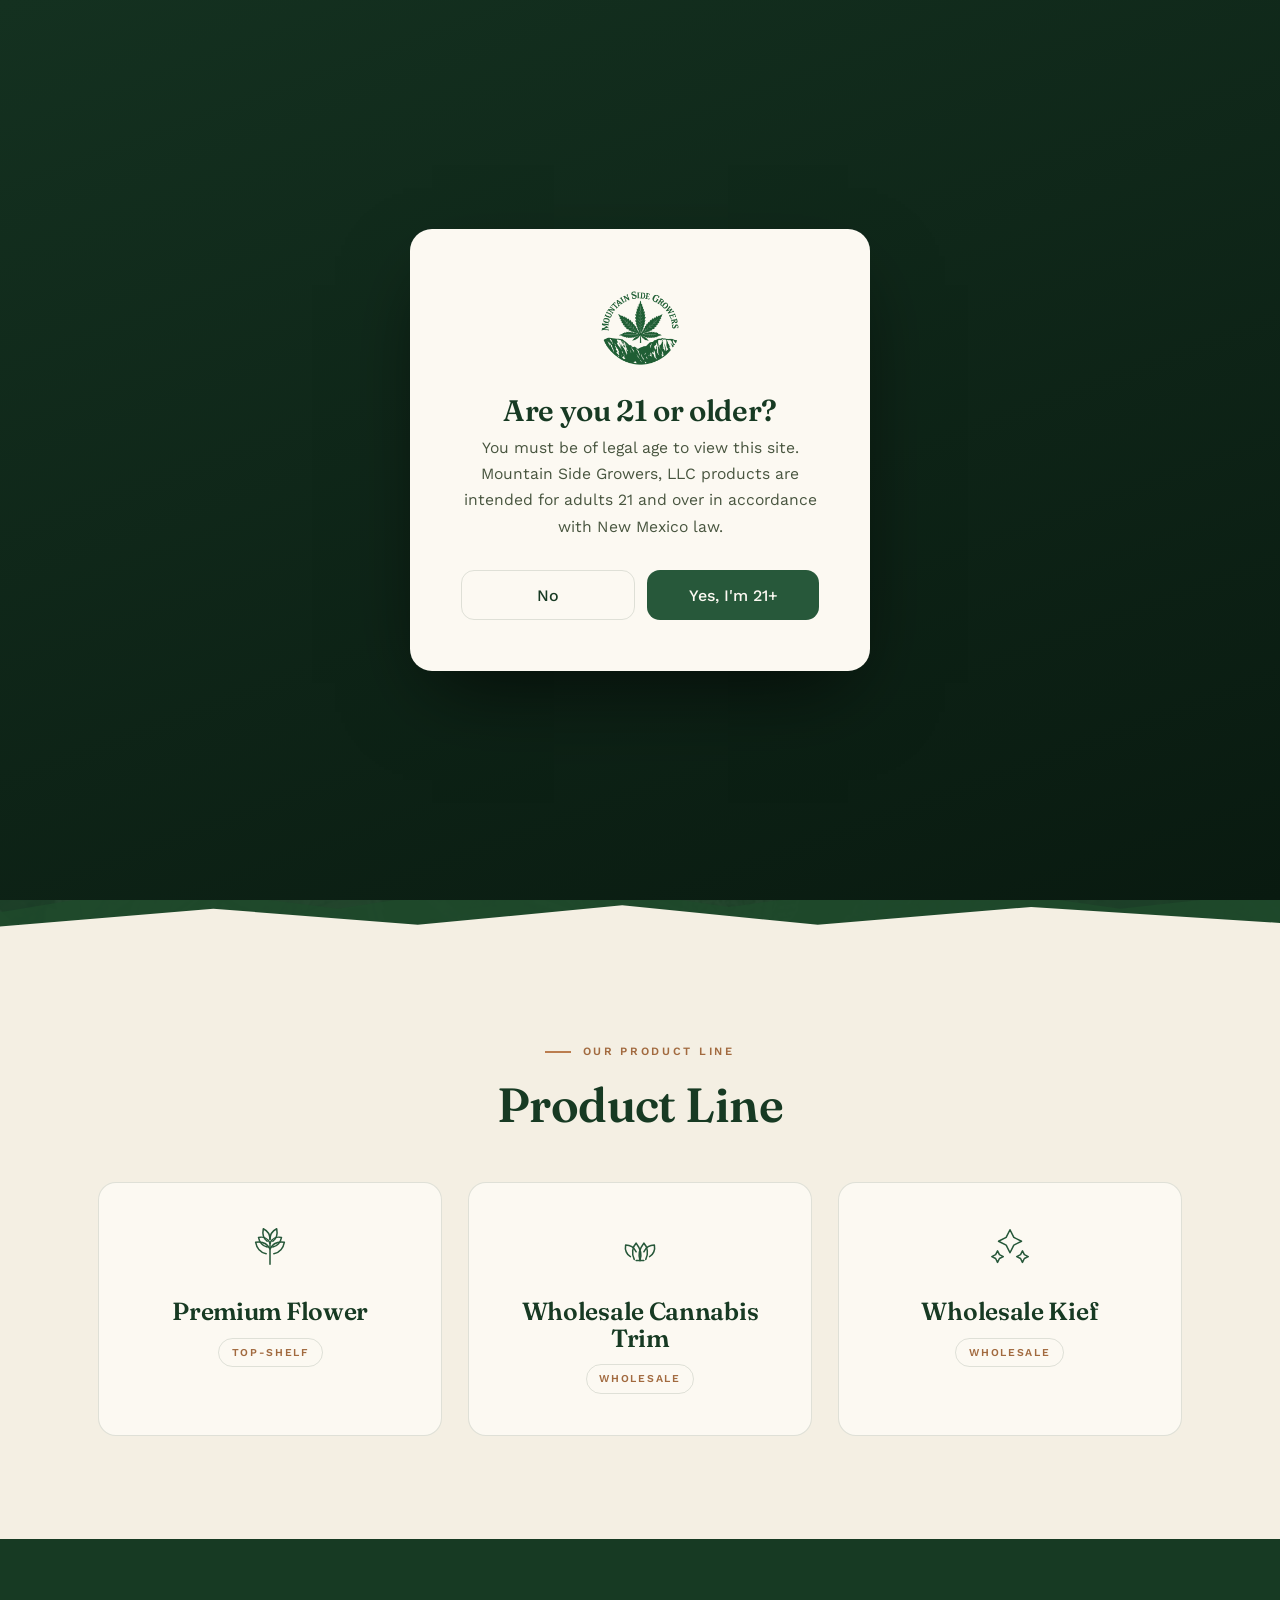
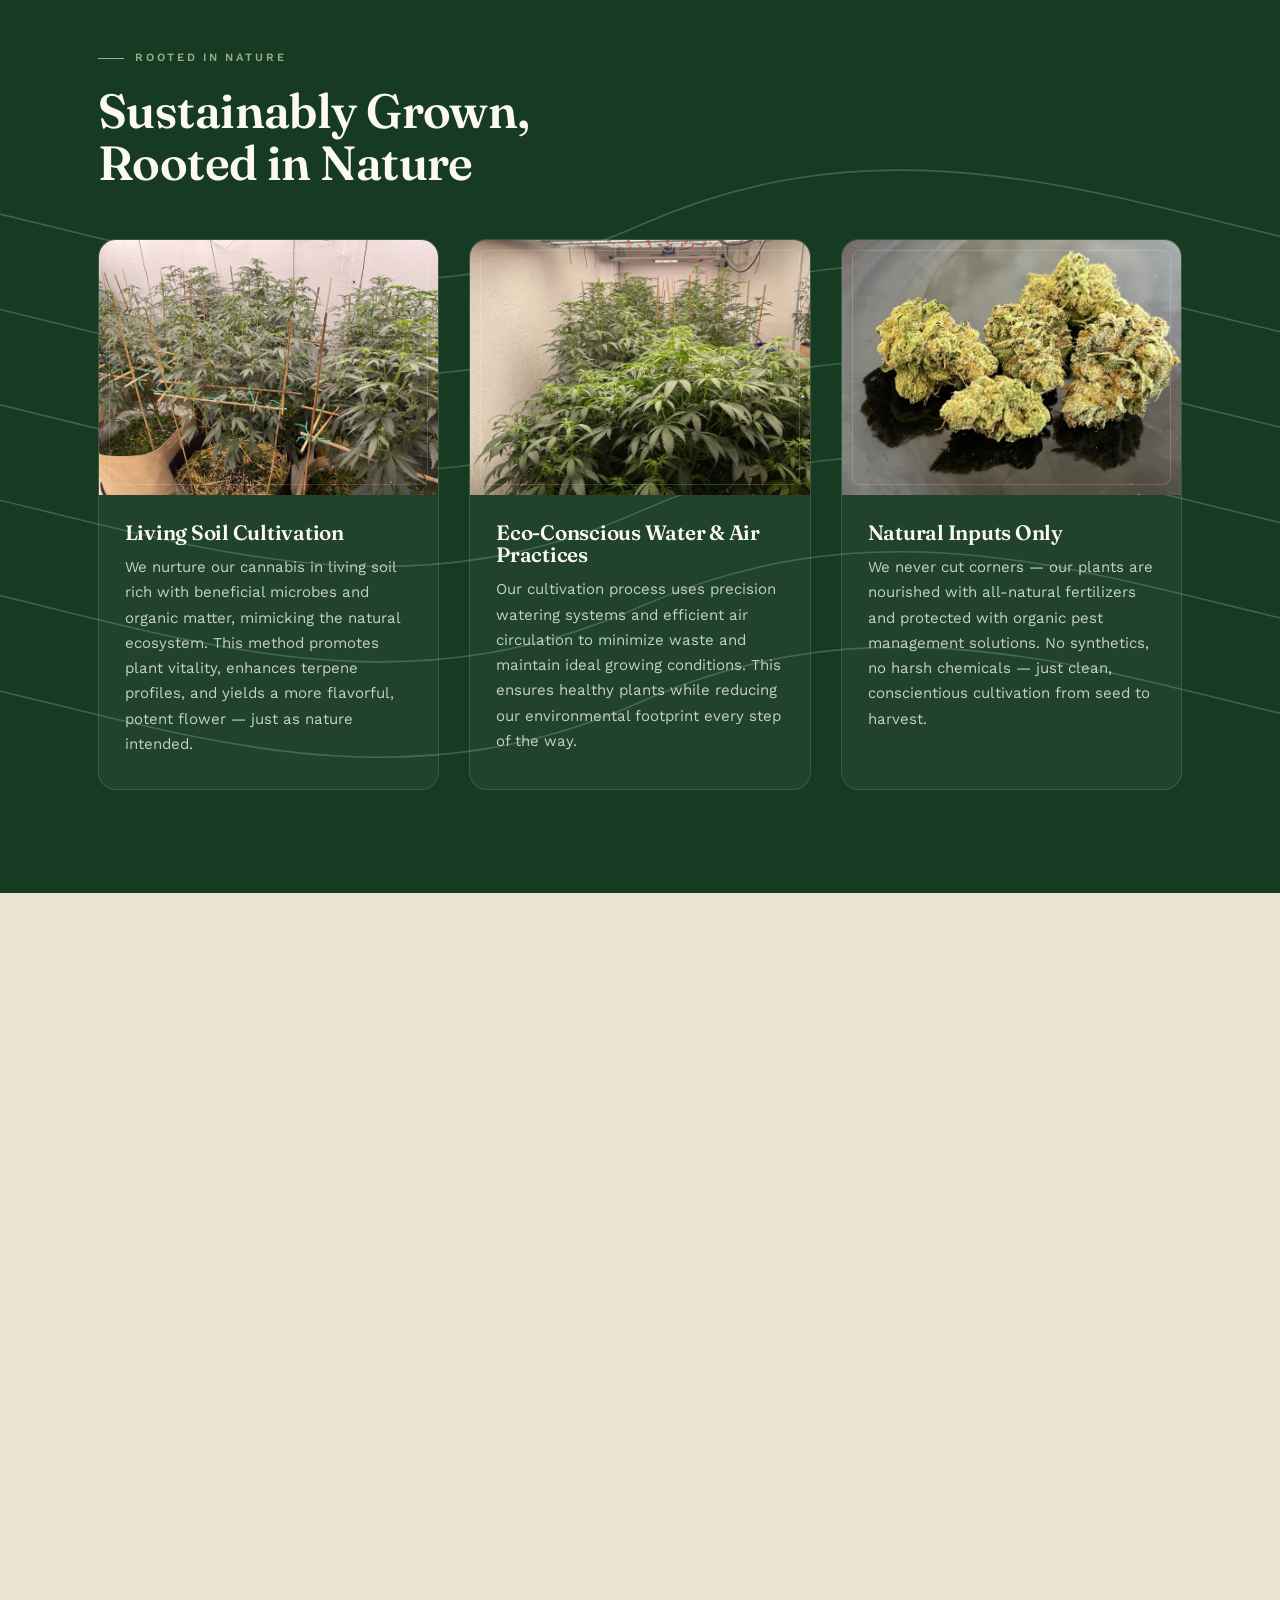
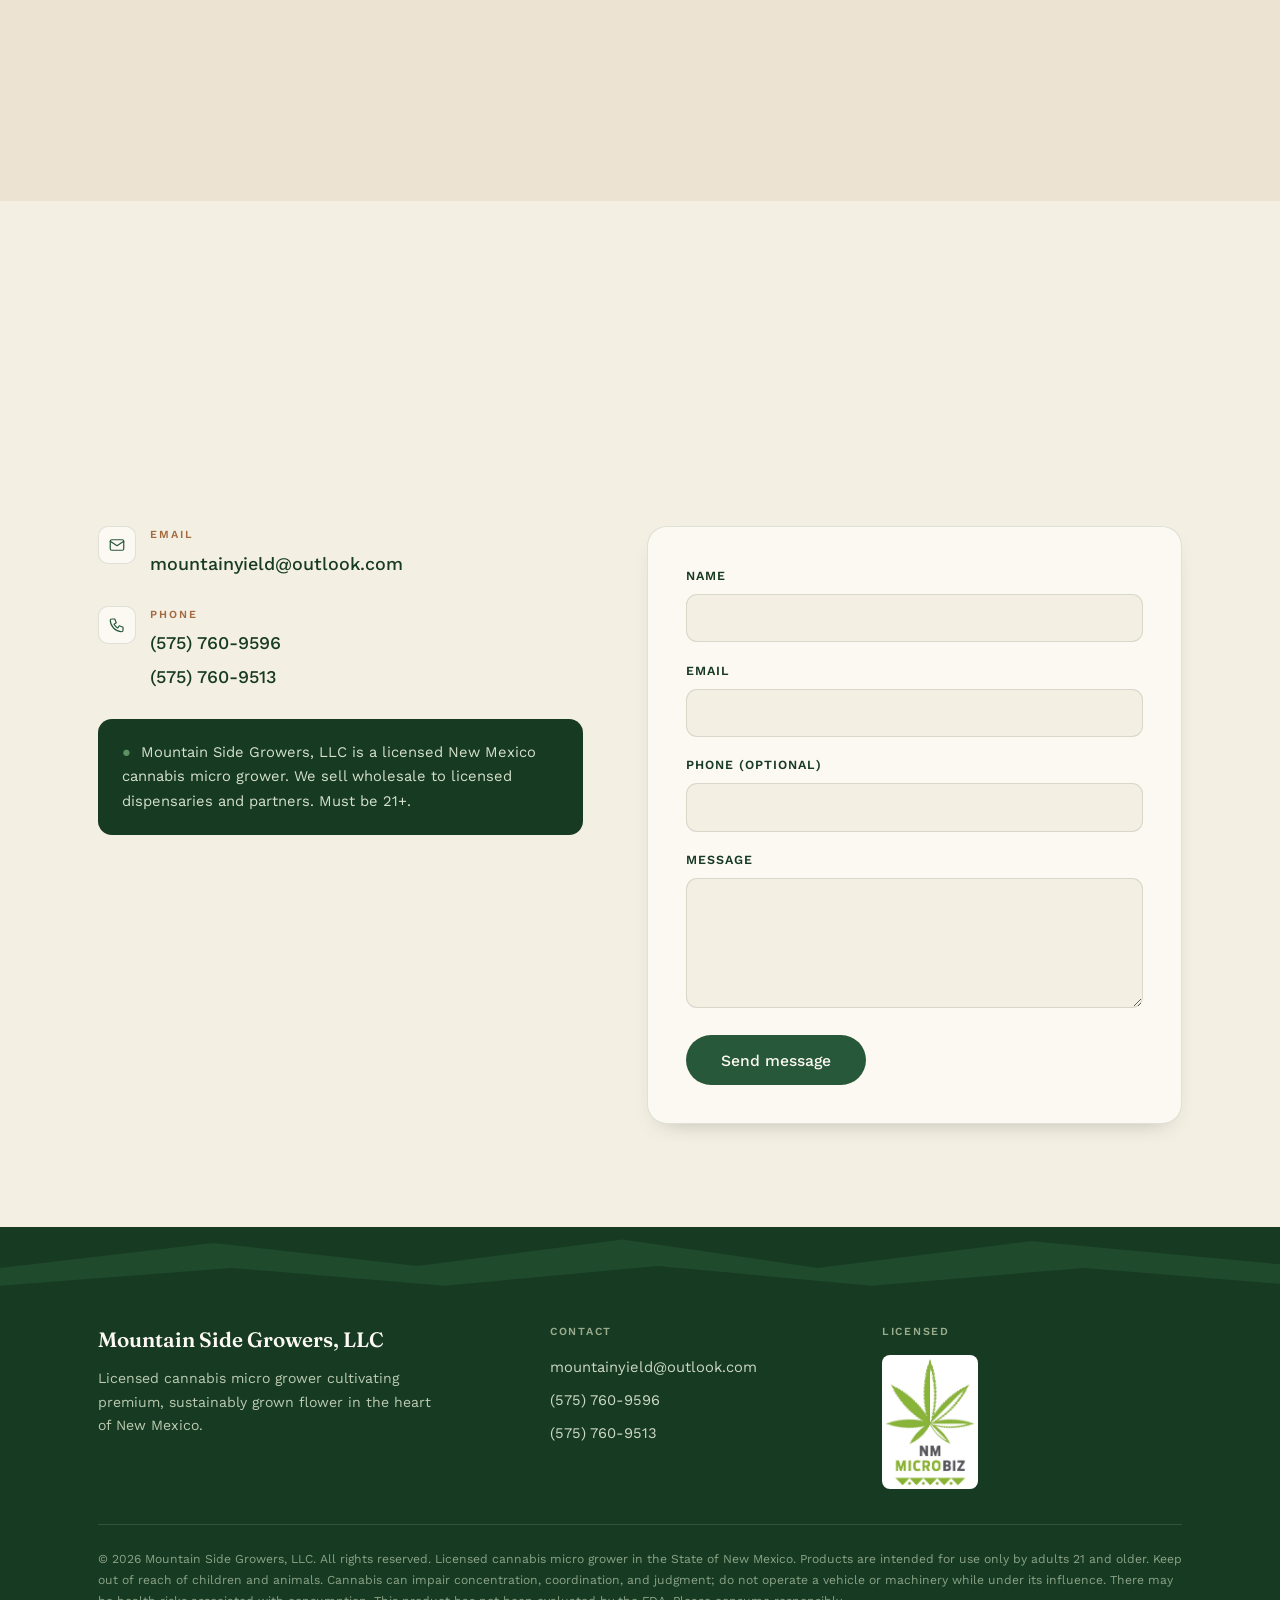
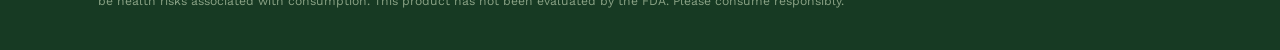
<file: index.html>
<!DOCTYPE html>
<html lang="en">
<head>
<meta charset="UTF-8" />
<meta name="viewport" content="width=device-width, initial-scale=1" />
<title>Mountain Side Growers, LLC</title>
<meta name="description" content="Discover premium, locally grown craft cannabis from a licensed micro grower in New Mexico. Sustainable practices, small-batch quality, and top-shelf strains for medical and recreational use." />
<meta property="og:title" content="Mountain Side Growers, LLC" />
<meta property="og:description" content="Premium, locally grown craft cannabis from a licensed micro grower in New Mexico." />
<meta property="og:type" content="website" />
<meta property="og:url" content="https://www.mountainsidegrowersllc.com" />
<link rel="preconnect" href="https://fonts.googleapis.com" />
<link rel="preconnect" href="https://fonts.gstatic.com" crossorigin />
<link href="https://fonts.googleapis.com/css2?family=Fraunces:ital,opsz,wght@0,9..144,400;0,9..144,500;0,9..144,600;0,9..144,700;1,9..144,400;1,9..144,500&family=Work+Sans:wght@300;400;500;600&display=swap" rel="stylesheet" />
<link rel="stylesheet" href="styles.css" />
<script>function imgFB(el){var c=el.getAttribute('data-cdn');if(c&&el.src.indexOf('squarespace-cdn')===-1){el.onerror=function(){el.style.display='none';};el.src=c;}else{el.style.display='none';}}</script>
</head>
<body>

<!-- Age gate -->
<div class="agegate" id="agegate" aria-hidden="false">
  <div class="card">
    <img class="ag-logo" src="images/logo.png" data-cdn="https://images.squarespace-cdn.com/content/v1/6850978de212c301c73a83c7/82b01071-64f6-4ff0-a3b4-a1d6aa611721/MountainSide_Logo_QR_SolidGreen.png?format=750w" alt="Mountain Side Growers, LLC" onerror="imgFB(this)" />
    <h2>Are you 21 or older?</h2>
    <p>You must be of legal age to view this site. Mountain Side Growers, LLC products are intended for adults 21 and over in accordance with New Mexico law.</p>
    <div class="ag-actions">
      <button class="ag-no" id="agNo">No</button>
      <button class="ag-yes" id="agYes">Yes, I'm 21+</button>
    </div>
    <div class="ag-deny">
      <div class="seal"><svg width="26" height="26" viewBox="0 0 24 24" fill="none" stroke="currentColor" stroke-width="1.8" stroke-linecap="round"><circle cx="12" cy="12" r="9"/><path d="M6 6l12 12"/></svg></div>
      <h2>Sorry</h2>
      <p>You must be 21 or older to enter this site.</p>
    </div>
  </div>
</div>

<!-- Header -->
<header id="header">
  <div class="wrap nav">
    <a class="brand" href="index.html" aria-label="Mountain Side Growers home">
      <img class="logo-img" src="images/logo.png" data-cdn="https://images.squarespace-cdn.com/content/v1/6850978de212c301c73a83c7/82b01071-64f6-4ff0-a3b4-a1d6aa611721/MountainSide_Logo_QR_SolidGreen.png?format=750w" alt="Mountain Side Growers, LLC" onerror="imgFB(this)" />
      <span class="wordmark"><b>Mountain Side Growers</b><span>New Mexico &middot; Licensed Micro Grower</span></span>
    </a>
    <button class="menu-btn" id="menuBtn" aria-label="Menu" aria-expanded="false"><span></span><span></span><span></span></button>
    <nav class="nav-links" id="navLinks">
      <a href="about.html">About</a>
      <a href="contact.html">Contact</a>
      <a href="menu.html">Menu</a>
    </nav>
  </div>
</header>

<!-- Hero -->
<section class="hero">
  <img class="hero-img" src="images/hero.jpg" data-cdn="https://images.squarespace-cdn.com/content/v1/6850978de212c301c73a83c7/0365fdb2-bb21-424b-8641-8dd97fb3a53e/IMG_3665.jpg?format=2000w" alt="Healthy green cannabis plants with dense buds and visible trichomes, growing indoors under grow lights" onerror="imgFB(this)" />
  <div class="wrap">
    <span class="stamp"><span class="pip">21+</span> Licensed New Mexico Micro Grower</span>
    <h1>Cultivating <em>Premium</em> Cannabis</h1>
    <p class="tagline">Sustainably Grown, Expertly Cured, Consistently Exceptional</p>
    <div class="hero-actions">
      <a class="btn btn-primary" href="menu.html">View our menu</a>
      <a class="btn btn-ghost" href="contact.html">Wholesale inquiries</a>
    </div>
  </div>
  <svg class="ridge" viewBox="0 0 1440 120" preserveAspectRatio="none" xmlns="http://www.w3.org/2000/svg" aria-hidden="true">
    <path d="M0,78 L210,40 L360,72 L560,30 L760,66 L980,34 L1180,70 L1440,44 L1440,120 L0,120 Z" fill="#27583a" opacity=".55"/>
    <path d="M0,96 L180,66 L380,92 L600,58 L820,90 L1040,60 L1260,92 L1440,72 L1440,120 L0,120 Z" fill="#1f4a2b" opacity=".8"/>
    <path d="M0,112 L240,92 L470,110 L700,88 L920,110 L1160,90 L1440,108 L1440,120 L0,120 Z" fill="#f4efe3"/>
  </svg>
</section>

<!-- Product Line -->
<section class="products">
  <div class="wrap">
    <div class="section-head center reveal">
      <p class="eyebrow">Our Product Line</p>
      <h2>Product Line</h2>
    </div>
    <div class="product-grid">
      <div class="product-card reveal">
        <svg class="picon" viewBox="0 0 48 48" fill="none" stroke="currentColor" stroke-width="1.6" stroke-linecap="round" stroke-linejoin="round"><path d="M24 42V20"/><path d="M24 26c-3-6-9-8-15-7 1 6 5 11 11 12"/><path d="M24 26c3-6 9-8 15-7-1 6-5 11-11 12"/><path d="M24 20c-2-5-7-7-12-6 1 5 4 9 9 10"/><path d="M24 20c2-5 7-7 12-6-1 5-4 9-9 10"/><path d="M24 16c0-5-3-9-7-11-1 5 0 10 4 13"/><path d="M24 16c0-5 3-9 7-11 1 5 0 10-4 13"/></svg>
        <h3>Premium Flower</h3>
        <span class="tag">Top-shelf</span>
      </div>
      <div class="product-card reveal d1">
        <svg class="picon" viewBox="0 0 48 48" fill="none" stroke="currentColor" stroke-width="1.6" stroke-linecap="round" stroke-linejoin="round"><path d="M14 34c-4-2-6-7-5-12 5 0 9 3 11 7"/><path d="M34 34c4-2 6-7 5-12-5 0-9 3-11 7"/><path d="M24 38c-2-6 0-13 4-18 4 4 5 11 2 17"/><path d="M24 38c2-6 0-13-4-18-4 4-5 11-2 17"/><path d="M20 38h8"/></svg>
        <h3>Wholesale Cannabis Trim</h3>
        <span class="tag">Wholesale</span>
      </div>
      <div class="product-card reveal d2">
        <svg class="picon" viewBox="0 0 48 48" fill="none" stroke="currentColor" stroke-width="1.6" stroke-linecap="round" stroke-linejoin="round"><path d="M24 6l4 8 8 4-8 4-4 8-4-8-8-4 8-4z"/><path d="M37 28l2 4 4 2-4 2-2 4-2-4-4-2 4-2z"/><path d="M11 28l2 4 4 2-4 2-2 4-2-4-4-2 4-2z"/></svg>
        <h3>Wholesale Kief</h3>
        <span class="tag">Wholesale</span>
      </div>
    </div>
  </div>
</section>

<!-- Sustainability -->
<section class="sustainability">
  <svg class="contour" viewBox="0 0 1440 600" preserveAspectRatio="xMidYMid slice" xmlns="http://www.w3.org/2000/svg" aria-hidden="true" fill="none" stroke="currentColor" stroke-width="1" opacity="0.16">
    <path d="M-50,300 C250,180 450,420 720,300 C990,180 1190,420 1490,300"/>
    <path d="M-50,360 C250,240 450,480 720,360 C990,240 1190,480 1490,360"/>
    <path d="M-50,420 C250,300 450,540 720,420 C990,300 1190,540 1490,420"/>
    <path d="M-50,240 C250,120 450,360 720,240 C990,120 1190,360 1490,240"/>
    <path d="M-50,180 C250,60 450,300 720,180 C990,60 1190,300 1490,180"/>
    <path d="M-50,480 C250,360 450,600 720,480 C990,360 1190,600 1490,480"/>
  </svg>
  <div class="wrap">
    <div class="section-head reveal">
      <p class="eyebrow light">Rooted in Nature</p>
      <h2>Sustainably Grown, Rooted in Nature</h2>
    </div>
    <div class="feature-grid">
      <div class="feature reveal">
        <div class="ph"><img src="images/living-soil.jpeg" data-cdn="https://images.squarespace-cdn.com/content/v1/6850978de212c301c73a83c7/cb686dc3-e8b0-4c07-987f-632a7b2327f3/IMG_3850.jpeg?format=1000w" alt="Living soil cultivation" onerror="imgFB(this)" /></div>
        <div class="fbody">
          <h3>Living Soil Cultivation</h3>
          <p>We nurture our cannabis in living soil rich with beneficial microbes and organic matter, mimicking the natural ecosystem. This method promotes plant vitality, enhances terpene profiles, and yields a more flavorful, potent flower — just as nature intended.</p>
        </div>
      </div>
      <div class="feature reveal d1">
        <div class="ph"><img src="images/water-air.jpeg" data-cdn="https://images.squarespace-cdn.com/content/v1/6850978de212c301c73a83c7/ea347984-be2f-4b0c-a7f1-574fe209f42d/IMG_3844.jpeg?format=1000w" alt="Eco-conscious water and air practices" onerror="imgFB(this)" /></div>
        <div class="fbody">
          <h3>Eco-Conscious Water &amp; Air Practices</h3>
          <p>Our cultivation process uses precision watering systems and efficient air circulation to minimize waste and maintain ideal growing conditions. This ensures healthy plants while reducing our environmental footprint every step of the way.</p>
        </div>
      </div>
      <div class="feature reveal d2">
        <div class="ph"><img src="images/natural-inputs.jpeg" data-cdn="https://images.squarespace-cdn.com/content/v1/6850978de212c301c73a83c7/ecf73e41-61b6-46f0-b0f3-16440450f08f/IMG_3856.jpeg?format=1000w" alt="Natural inputs only" onerror="imgFB(this)" /></div>
        <div class="fbody">
          <h3>Natural Inputs Only</h3>
          <p>We never cut corners — our plants are nourished with all-natural fertilizers and protected with organic pest management solutions. No synthetics, no harsh chemicals — just clean, conscientious cultivation from seed to harvest.</p>
        </div>
      </div>
    </div>
  </div>
</section>

<!-- About -->
<section class="about">
  <div class="wrap about-grid">
    <div class="about-copy reveal">
      <p class="eyebrow">About Our Company</p>
      <h2>About our company</h2>
      <p class="lead">Mountain Side Growers, LLC is a family-owned and operated cannabis micro grower based in the heart of New Mexico. As proud New Mexico natives, we're deeply connected to the land and committed to cultivating cannabis that reflects the integrity and richness of our region. With a dedication to craftsmanship and care, we focus on producing small-batch, premium flower that meets the highest standards for quality, consistency, and purity.</p>
      <p>At the core of our cultivation philosophy is a deep respect for the environment. We grow all our plants using living soil practices that support vibrant microbial life and a thriving root ecosystem. Every step of our process is designed with sustainability in mind — from natural pest management and organic fertilizers to eco-conscious watering and airflow systems. At Mountain Side Growers, we believe that the best cannabis is grown in harmony with nature — and it shows in every bud we produce.</p>
      <a class="btn btn-primary" href="about.html" style="margin-top:.5rem;">Learn more about us</a>
    </div>
    <div class="about-figure reveal d1">
      <div class="frame" aria-hidden="true"></div>
      <div class="about-img"><img src="images/about-home.jpeg" data-cdn="https://images.squarespace-cdn.com/content/v1/6850978de212c301c73a83c7/48d34e26-8033-4d94-93ba-8eb43d7f58ea/IMG_3651.jpeg?format=1500w" alt="Close-up of a healthy green cannabis plant with dense buds and visible trichomes" onerror="imgFB(this)" /></div>
    </div>
  </div>
</section>

<!-- Contact -->
<section class="contact">
  <div class="wrap">
    <div class="section-head reveal">
      <p class="eyebrow">Contact Us</p>
      <h2>Contact Us</h2>
      <p class="sub">Interested in working together? Fill out some info and we will be in touch shortly. We can't wait to hear from you!</p>
    </div>
    <div class="contact-grid">
      <div class="contact-info reveal">
        <div class="detail">
          <span class="ci"><svg width="18" height="18" viewBox="0 0 24 24" fill="none" stroke="currentColor" stroke-width="1.6" stroke-linecap="round" stroke-linejoin="round"><rect x="3" y="5" width="18" height="14" rx="2"/><path d="m3 7 9 6 9-6"/></svg></span>
          <div><div class="label">Email</div><div class="value"><a href="mailto:mountainyield@outlook.com">mountainyield@outlook.com</a></div></div>
        </div>
        <div class="detail">
          <span class="ci"><svg width="18" height="18" viewBox="0 0 24 24" fill="none" stroke="currentColor" stroke-width="1.6" stroke-linecap="round" stroke-linejoin="round"><path d="M5 4h4l2 5-3 2a14 14 0 0 0 5 5l2-3 5 2v4a2 2 0 0 1-2 2A16 16 0 0 1 3 6a2 2 0 0 1 2-2"/></svg></span>
          <div><div class="label">Phone</div><div class="value"><a href="tel:5757609596">(575) 760-9596</a></div><div class="value" style="margin-top:.2rem;"><a href="tel:5757609513">(575) 760-9513</a></div></div>
        </div>
        <div class="micro-note"><span class="pip">●</span> Mountain Side Growers, LLC is a licensed New Mexico cannabis micro grower. We sell wholesale to licensed dispensaries and partners. Must be 21+.</div>
      </div>
      <form class="reveal d1" action="https://formspree.io/f/mvznednv" method="POST">
        <div class="field"><label for="name">Name</label><input type="text" id="name" name="name" required /></div>
        <div class="field"><label for="email">Email</label><input type="email" id="email" name="email" required /></div>
        <div class="field"><label for="phone">Phone (optional)</label><input type="tel" id="phone" name="phone" /></div>
        <div class="field"><label for="message">Message</label><textarea id="message" name="message" required></textarea></div>
        <input type="text" name="_gotcha" class="hp" tabindex="-1" autocomplete="off" aria-hidden="true" />
        <button class="submit" type="submit">Send message</button>
      </form>
    </div>
  </div>
</section>

<!-- Footer -->
<footer>
  <svg class="foot-ridge" viewBox="0 0 1440 90" preserveAspectRatio="none" xmlns="http://www.w3.org/2000/svg" aria-hidden="true">
    <path d="M0,46 L240,18 L470,44 L700,14 L920,46 L1160,16 L1440,42 L1440,90 L0,90 Z" fill="#1f4a2b"/>
    <path d="M0,66 L260,46 L500,66 L740,44 L980,66 L1220,46 L1440,64 L1440,90 L0,90 Z" fill="#173a23"/>
  </svg>
  <div class="wrap foot-inner">
    <div class="foot-top">
      <div class="foot-brand">
        <div class="fb">Mountain Side Growers, LLC</div>
        <div class="fmeta">Licensed cannabis micro grower cultivating premium, sustainably grown flower in the heart of New Mexico.</div>
      </div>
      <div class="foot-col">
        <h4>Contact</h4>
        <a href="mailto:mountainyield@outlook.com">mountainyield@outlook.com</a>
        <a href="tel:5757609596">(575) 760-9596</a>
        <a href="tel:5757609513">(575) 760-9513</a>
      </div>
      <div class="foot-col foot-micro">
        <h4>Licensed</h4>
        <img src="images/nm-micro.jpg" data-cdn="https://images.squarespace-cdn.com/content/v1/6850978de212c301c73a83c7/c2765cc1-1c03-4f0c-a94c-8a256774032b/NM_Micro_Logo2-Final_jpg.jpg?format=750w" alt="New Mexico Cannabis Micro Producer" onerror="imgFB(this)" />
      </div>
    </div>
    <div class="legal">
      &copy; <span id="year"></span> Mountain Side Growers, LLC. All rights reserved. Licensed cannabis micro grower in the State of New Mexico. Products are intended for use only by adults 21 and older. Keep out of reach of children and animals. Cannabis can impair concentration, coordination, and judgment; do not operate a vehicle or machinery while under its influence. There may be health risks associated with consumption. This product has not been evaluated by the FDA. Please consume responsibly.
    </div>
  </div>
</footer>

<script src="script.js"></script>
</body>
</html>
</file>
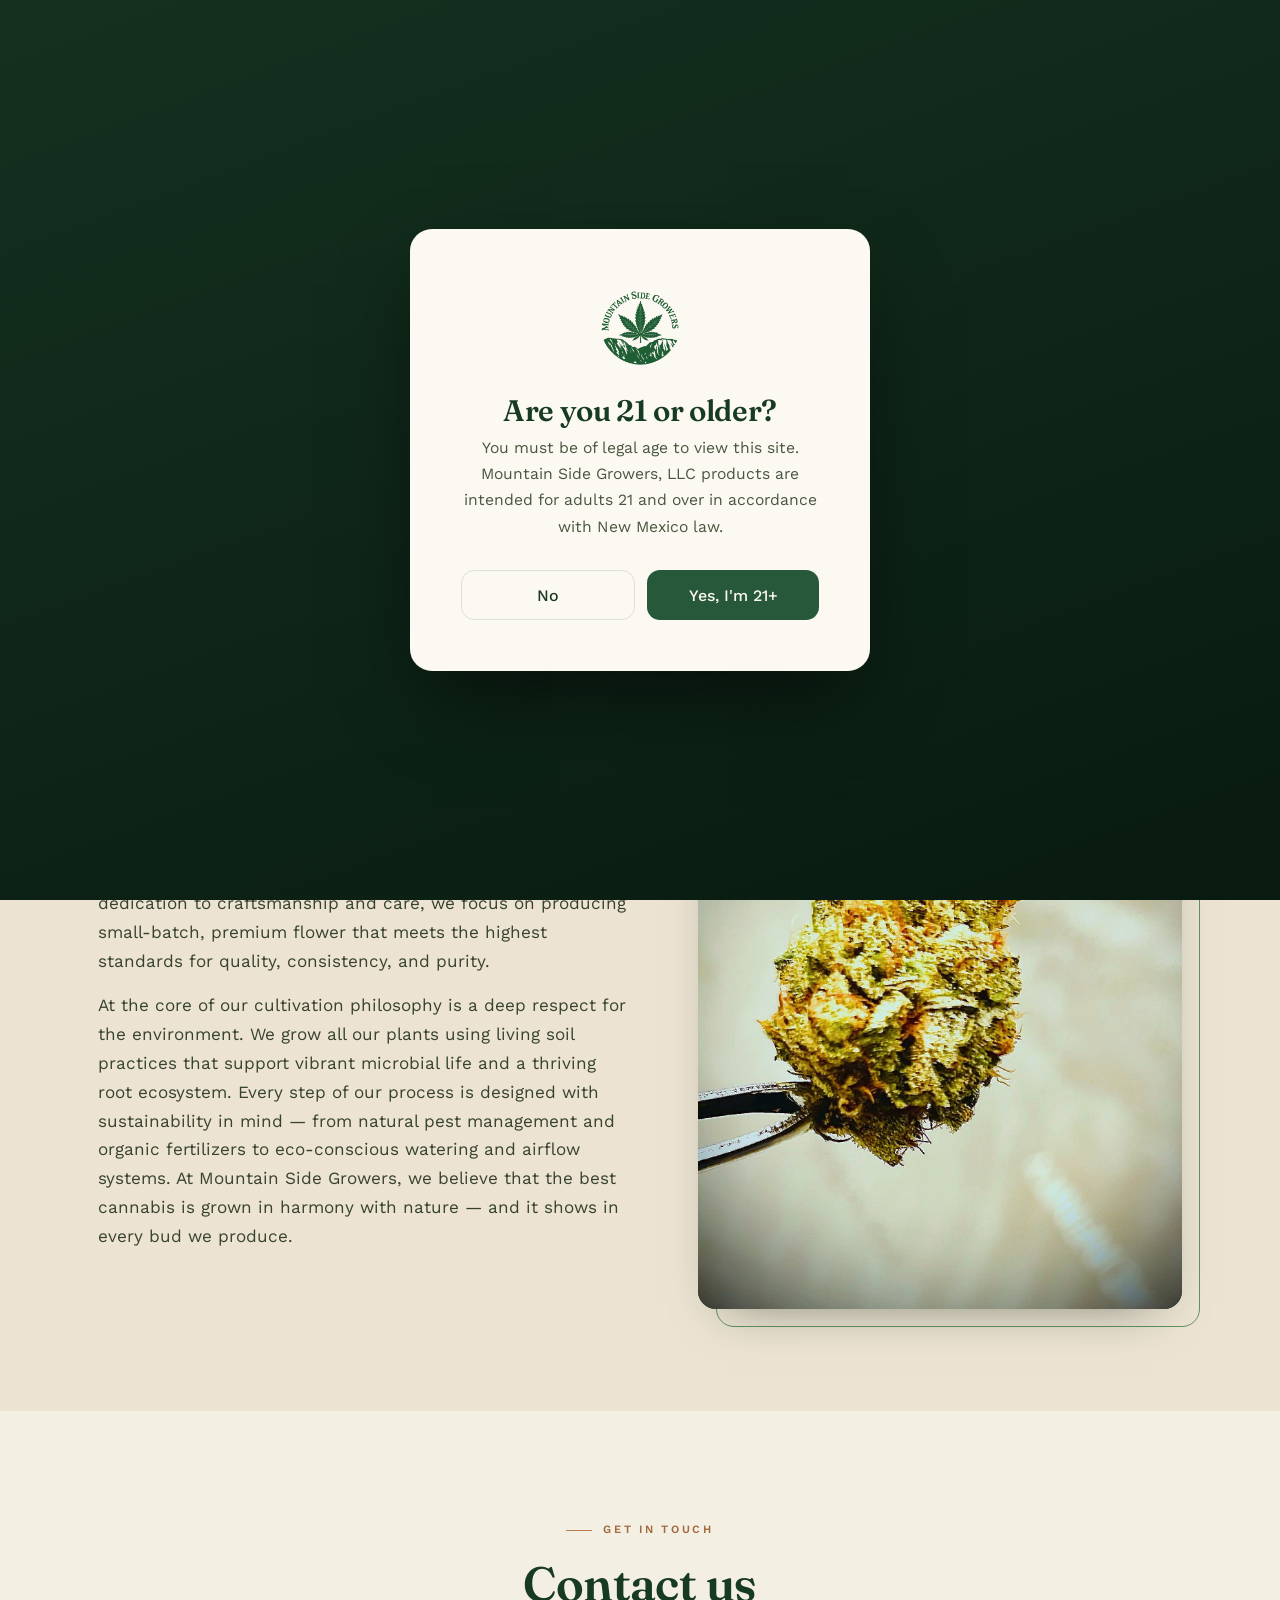
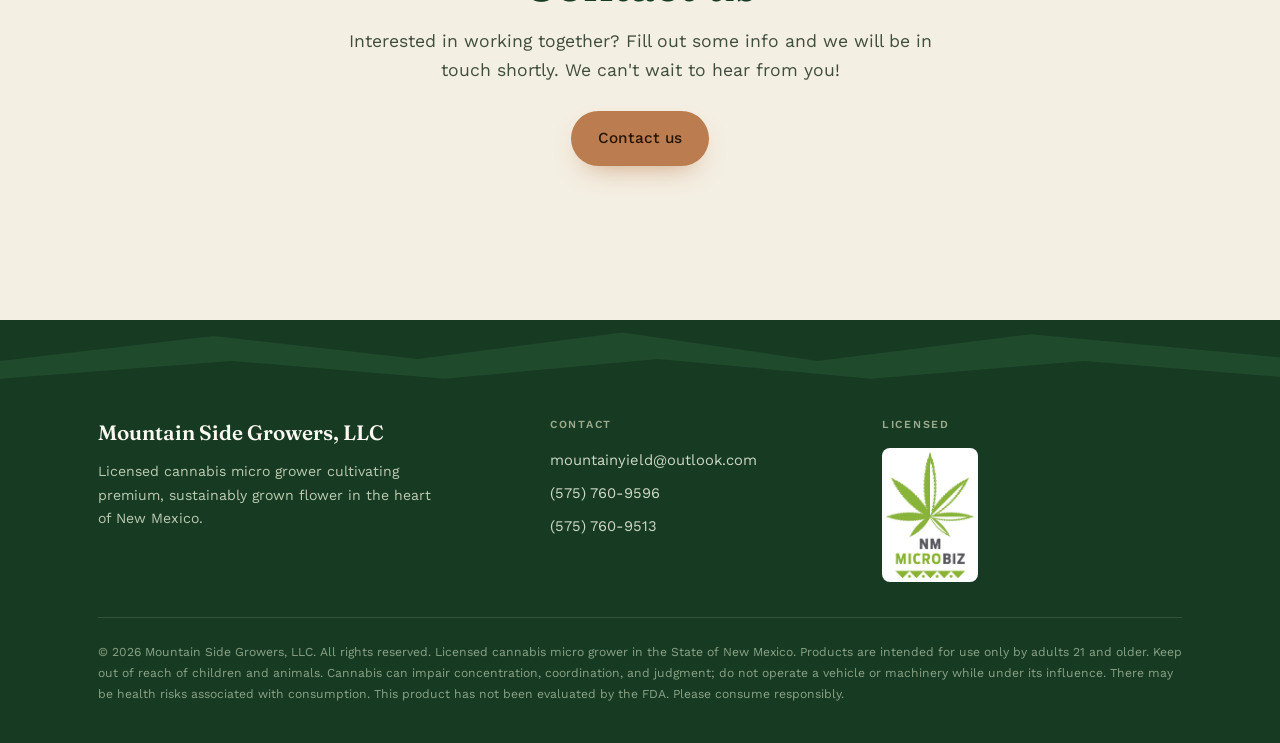
<file: about.html>
<!DOCTYPE html>
<html lang="en">
<head>
<meta charset="UTF-8" />
<meta name="viewport" content="width=device-width, initial-scale=1" />
<title>About — Mountain Side Growers, LLC</title>
<meta name="description" content="Learn about our cannabis micro growing business — dedicated to sustainable, small-batch craft cannabis cultivation. Family-owned, community-focused, and locally grown." />
<link rel="preconnect" href="https://fonts.googleapis.com" />
<link rel="preconnect" href="https://fonts.gstatic.com" crossorigin />
<link href="https://fonts.googleapis.com/css2?family=Fraunces:ital,opsz,wght@0,9..144,400;0,9..144,500;0,9..144,600;0,9..144,700;1,9..144,400;1,9..144,500&family=Work+Sans:wght@300;400;500;600&display=swap" rel="stylesheet" />
<link rel="stylesheet" href="styles.css" />
<script>function imgFB(el){var c=el.getAttribute('data-cdn');if(c&&el.src.indexOf('squarespace-cdn')===-1){el.onerror=function(){el.style.display='none';};el.src=c;}else{el.style.display='none';}}</script>
</head>
<body>

<!-- Age gate -->
<div class="agegate" id="agegate" aria-hidden="false">
  <div class="card">
    <img class="ag-logo" src="images/logo.png" data-cdn="https://images.squarespace-cdn.com/content/v1/6850978de212c301c73a83c7/82b01071-64f6-4ff0-a3b4-a1d6aa611721/MountainSide_Logo_QR_SolidGreen.png?format=750w" alt="Mountain Side Growers, LLC" onerror="imgFB(this)" />
    <h2>Are you 21 or older?</h2>
    <p>You must be of legal age to view this site. Mountain Side Growers, LLC products are intended for adults 21 and over in accordance with New Mexico law.</p>
    <div class="ag-actions">
      <button class="ag-no" id="agNo">No</button>
      <button class="ag-yes" id="agYes">Yes, I'm 21+</button>
    </div>
    <div class="ag-deny">
      <div class="seal"><svg width="26" height="26" viewBox="0 0 24 24" fill="none" stroke="currentColor" stroke-width="1.8" stroke-linecap="round"><circle cx="12" cy="12" r="9"/><path d="M6 6l12 12"/></svg></div>
      <h2>Sorry</h2>
      <p>You must be 21 or older to enter this site.</p>
    </div>
  </div>
</div>

<!-- Header -->
<header id="header">
  <div class="wrap nav">
    <a class="brand" href="index.html" aria-label="Mountain Side Growers home">
      <img class="logo-img" src="images/logo.png" data-cdn="https://images.squarespace-cdn.com/content/v1/6850978de212c301c73a83c7/82b01071-64f6-4ff0-a3b4-a1d6aa611721/MountainSide_Logo_QR_SolidGreen.png?format=750w" alt="Mountain Side Growers, LLC" onerror="imgFB(this)" />
      <span class="wordmark"><b>Mountain Side Growers</b><span>New Mexico &middot; Licensed Micro Grower</span></span>
    </a>
    <button class="menu-btn" id="menuBtn" aria-label="Menu" aria-expanded="false"><span></span><span></span><span></span></button>
    <nav class="nav-links" id="navLinks">
      <a href="about.html" class="active">About</a>
      <a href="contact.html">Contact</a>
      <a href="menu.html">Menu</a>
    </nav>
  </div>
</header>

<!-- Page hero -->
<section class="page-hero">
  <div class="wrap">
    <p class="eyebrow">Mountain Side Growers, LLC</p>
    <h1>Who we are</h1>
  </div>
  <svg class="ridge" viewBox="0 0 1440 120" preserveAspectRatio="none" xmlns="http://www.w3.org/2000/svg" aria-hidden="true">
    <path d="M0,78 L210,40 L360,72 L560,30 L760,66 L980,34 L1180,70 L1440,44 L1440,120 L0,120 Z" fill="#27583a" opacity=".55"/>
    <path d="M0,96 L180,66 L380,92 L600,58 L820,90 L1040,60 L1260,92 L1440,72 L1440,120 L0,120 Z" fill="#1f4a2b" opacity=".8"/>
    <path d="M0,112 L240,92 L470,110 L700,88 L920,110 L1160,90 L1440,108 L1440,120 L0,120 Z" fill="#f4efe3"/>
  </svg>
</section>

<!-- About body -->
<section class="about">
  <div class="wrap about-grid">
    <div class="about-copy reveal">
      <p class="lead">Mountain Side Growers, LLC is a family-owned and operated cannabis micro grower based in the heart of New Mexico. As proud New Mexico natives, we're deeply connected to the land and committed to cultivating cannabis that reflects the integrity and richness of our region. With a dedication to craftsmanship and care, we focus on producing small-batch, premium flower that meets the highest standards for quality, consistency, and purity.</p>
      <p>At the core of our cultivation philosophy is a deep respect for the environment. We grow all our plants using living soil practices that support vibrant microbial life and a thriving root ecosystem. Every step of our process is designed with sustainability in mind — from natural pest management and organic fertilizers to eco-conscious watering and airflow systems. At Mountain Side Growers, we believe that the best cannabis is grown in harmony with nature — and it shows in every bud we produce.</p>
    </div>
    <div class="about-figure reveal d1">
      <div class="frame" aria-hidden="true"></div>
      <div class="about-img"><img src="images/about.jpg" data-cdn="https://images.squarespace-cdn.com/content/v1/6850978de212c301c73a83c7/991e881f-03c9-49ff-9210-9819599bd7e1/IMG_3860.jpg?format=1500w" alt="Mountain Side Growers cannabis cultivation" onerror="imgFB(this)" /></div>
    </div>
  </div>
</section>

<!-- Contact prompt -->
<section class="contact">
  <div class="wrap">
    <div class="section-head center reveal">
      <p class="eyebrow">Get in touch</p>
      <h2>Contact us</h2>
      <p class="sub">Interested in working together? Fill out some info and we will be in touch shortly. We can't wait to hear from you!</p>
      <div style="margin-top:1.6rem;"><a class="btn btn-primary" href="contact.html">Contact us</a></div>
    </div>
  </div>
</section>

<!-- Footer -->
<footer>
  <svg class="foot-ridge" viewBox="0 0 1440 90" preserveAspectRatio="none" xmlns="http://www.w3.org/2000/svg" aria-hidden="true">
    <path d="M0,46 L240,18 L470,44 L700,14 L920,46 L1160,16 L1440,42 L1440,90 L0,90 Z" fill="#1f4a2b"/>
    <path d="M0,66 L260,46 L500,66 L740,44 L980,66 L1220,46 L1440,64 L1440,90 L0,90 Z" fill="#173a23"/>
  </svg>
  <div class="wrap foot-inner">
    <div class="foot-top">
      <div class="foot-brand">
        <div class="fb">Mountain Side Growers, LLC</div>
        <div class="fmeta">Licensed cannabis micro grower cultivating premium, sustainably grown flower in the heart of New Mexico.</div>
      </div>
      <div class="foot-col">
        <h4>Contact</h4>
        <a href="mailto:mountainyield@outlook.com">mountainyield@outlook.com</a>
        <a href="tel:5757609596">(575) 760-9596</a>
        <a href="tel:5757609513">(575) 760-9513</a>
      </div>
      <div class="foot-col foot-micro">
        <h4>Licensed</h4>
        <img src="images/nm-micro.jpg" data-cdn="https://images.squarespace-cdn.com/content/v1/6850978de212c301c73a83c7/c2765cc1-1c03-4f0c-a94c-8a256774032b/NM_Micro_Logo2-Final_jpg.jpg?format=750w" alt="New Mexico Cannabis Micro Producer" onerror="imgFB(this)" />
      </div>
    </div>
    <div class="legal">
      &copy; <span id="year"></span> Mountain Side Growers, LLC. All rights reserved. Licensed cannabis micro grower in the State of New Mexico. Products are intended for use only by adults 21 and older. Keep out of reach of children and animals. Cannabis can impair concentration, coordination, and judgment; do not operate a vehicle or machinery while under its influence. There may be health risks associated with consumption. This product has not been evaluated by the FDA. Please consume responsibly.
    </div>
  </div>
</footer>

<script src="script.js"></script>
</body>
</html>
</file>
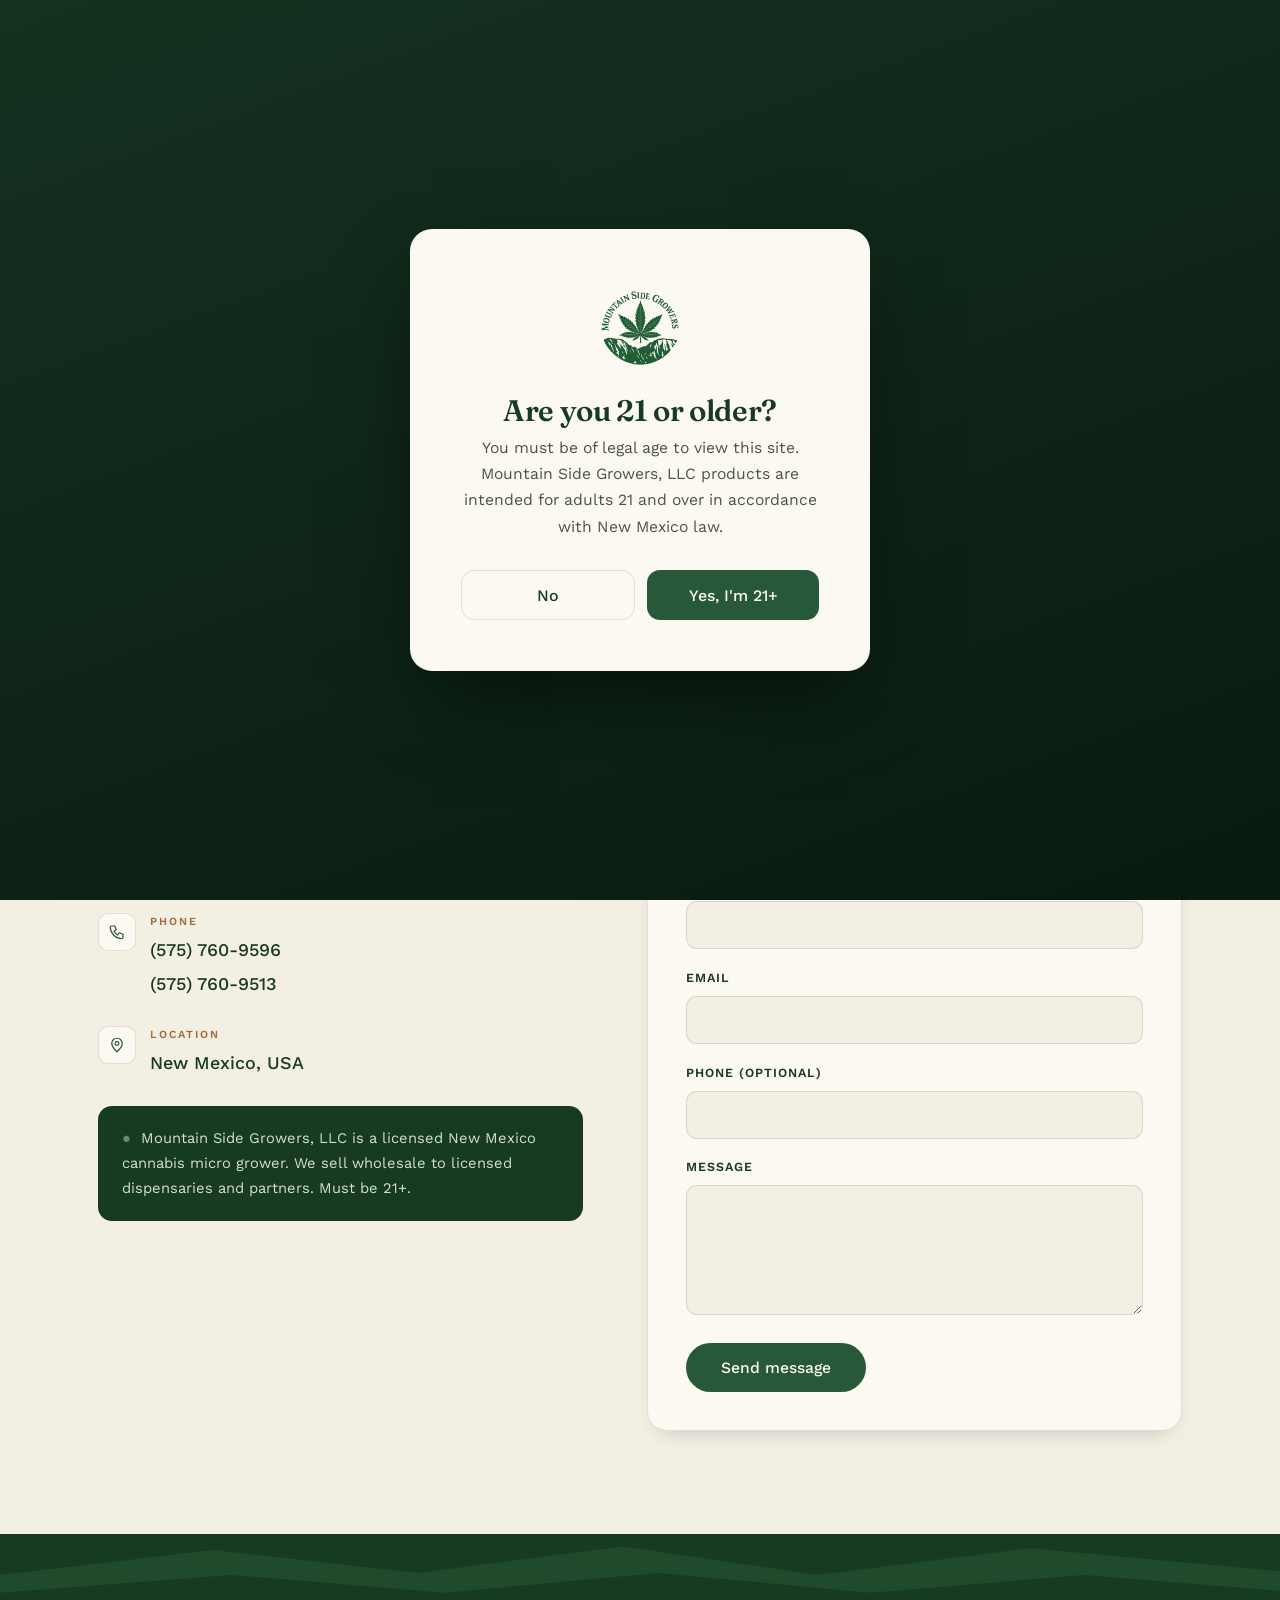
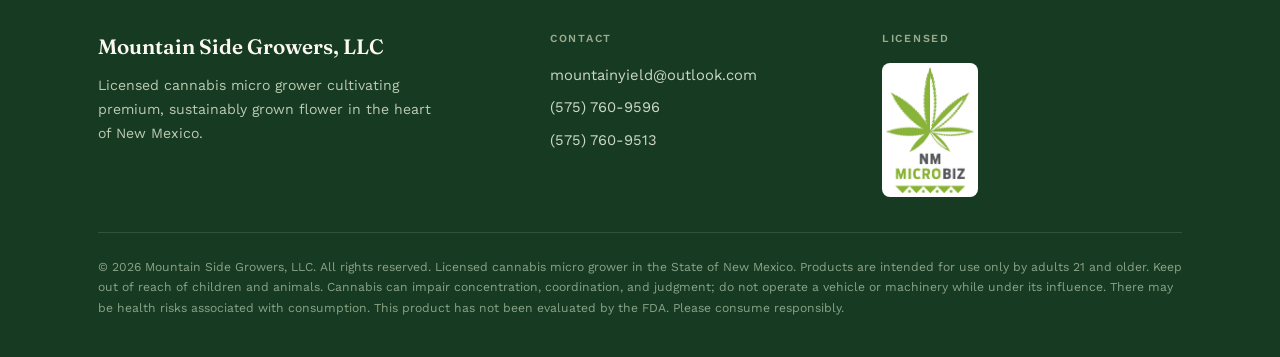
<file: contact.html>
<!DOCTYPE html>
<html lang="en">
<head>
<meta charset="UTF-8" />
<meta name="viewport" content="width=device-width, initial-scale=1" />
<title>Contact — Mountain Side Growers, LLC</title>
<meta name="description" content="Get in touch with our New Mexico micro grow cannabis farm. Contact us for product inquiries, wholesale info, or to learn more about our craft cannabis." />
<link rel="preconnect" href="https://fonts.googleapis.com" />
<link rel="preconnect" href="https://fonts.gstatic.com" crossorigin />
<link href="https://fonts.googleapis.com/css2?family=Fraunces:ital,opsz,wght@0,9..144,400;0,9..144,500;0,9..144,600;0,9..144,700;1,9..144,400;1,9..144,500&family=Work+Sans:wght@300;400;500;600&display=swap" rel="stylesheet" />
<link rel="stylesheet" href="styles.css" />
<script>function imgFB(el){var c=el.getAttribute('data-cdn');if(c&&el.src.indexOf('squarespace-cdn')===-1){el.onerror=function(){el.style.display='none';};el.src=c;}else{el.style.display='none';}}</script>
</head>
<body>

<!-- Age gate -->
<div class="agegate" id="agegate" aria-hidden="false">
  <div class="card">
    <img class="ag-logo" src="images/logo.png" data-cdn="https://images.squarespace-cdn.com/content/v1/6850978de212c301c73a83c7/82b01071-64f6-4ff0-a3b4-a1d6aa611721/MountainSide_Logo_QR_SolidGreen.png?format=750w" alt="Mountain Side Growers, LLC" onerror="imgFB(this)" />
    <h2>Are you 21 or older?</h2>
    <p>You must be of legal age to view this site. Mountain Side Growers, LLC products are intended for adults 21 and over in accordance with New Mexico law.</p>
    <div class="ag-actions">
      <button class="ag-no" id="agNo">No</button>
      <button class="ag-yes" id="agYes">Yes, I'm 21+</button>
    </div>
    <div class="ag-deny">
      <div class="seal"><svg width="26" height="26" viewBox="0 0 24 24" fill="none" stroke="currentColor" stroke-width="1.8" stroke-linecap="round"><circle cx="12" cy="12" r="9"/><path d="M6 6l12 12"/></svg></div>
      <h2>Sorry</h2>
      <p>You must be 21 or older to enter this site.</p>
    </div>
  </div>
</div>

<!-- Header -->
<header id="header">
  <div class="wrap nav">
    <a class="brand" href="index.html" aria-label="Mountain Side Growers home">
      <img class="logo-img" src="images/logo.png" data-cdn="https://images.squarespace-cdn.com/content/v1/6850978de212c301c73a83c7/82b01071-64f6-4ff0-a3b4-a1d6aa611721/MountainSide_Logo_QR_SolidGreen.png?format=750w" alt="Mountain Side Growers, LLC" onerror="imgFB(this)" />
      <span class="wordmark"><b>Mountain Side Growers</b><span>New Mexico &middot; Licensed Micro Grower</span></span>
    </a>
    <button class="menu-btn" id="menuBtn" aria-label="Menu" aria-expanded="false"><span></span><span></span><span></span></button>
    <nav class="nav-links" id="navLinks">
      <a href="about.html">About</a>
      <a href="contact.html" class="active">Contact</a>
      <a href="menu.html">Menu</a>
    </nav>
  </div>
</header>

<!-- Page hero with image -->
<section class="page-hero has-img">
  <img class="ph-img" src="images/contact.jpg" data-cdn="https://images.squarespace-cdn.com/content/v1/6850978de212c301c73a83c7/9b626fef-ba83-41b1-b779-4dfa5934032a/IMG_3853.jpg?format=1500w" alt="Mountain Side Growers cannabis cultivation" onerror="imgFB(this)" />
  <div class="wrap">
    <p class="eyebrow">We'd love to hear from you</p>
    <h1>Contact Us</h1>
  </div>
  <svg class="ridge" viewBox="0 0 1440 120" preserveAspectRatio="none" xmlns="http://www.w3.org/2000/svg" aria-hidden="true">
    <path d="M0,78 L210,40 L360,72 L560,30 L760,66 L980,34 L1180,70 L1440,44 L1440,120 L0,120 Z" fill="#27583a" opacity=".55"/>
    <path d="M0,96 L180,66 L380,92 L600,58 L820,90 L1040,60 L1260,92 L1440,72 L1440,120 L0,120 Z" fill="#1f4a2b" opacity=".8"/>
    <path d="M0,112 L240,92 L470,110 L700,88 L920,110 L1160,90 L1440,108 L1440,120 L0,120 Z" fill="#f4efe3"/>
  </svg>
</section>

<!-- Contact body -->
<section class="contact">
  <div class="wrap">
    <div class="section-head reveal">
      <p class="sub" style="font-size:1.15rem;color:#3f4d3c;max-width:60ch;">Interested in working together? Fill out some info and we will be in touch shortly. We can't wait to hear from you!</p>
    </div>
    <div class="contact-grid">
      <div class="contact-info reveal">
        <div class="detail">
          <span class="ci"><svg width="18" height="18" viewBox="0 0 24 24" fill="none" stroke="currentColor" stroke-width="1.6" stroke-linecap="round" stroke-linejoin="round"><rect x="3" y="5" width="18" height="14" rx="2"/><path d="m3 7 9 6 9-6"/></svg></span>
          <div><div class="label">Email</div><div class="value"><a href="mailto:mountainyield@outlook.com">mountainyield@outlook.com</a></div></div>
        </div>
        <div class="detail">
          <span class="ci"><svg width="18" height="18" viewBox="0 0 24 24" fill="none" stroke="currentColor" stroke-width="1.6" stroke-linecap="round" stroke-linejoin="round"><path d="M5 4h4l2 5-3 2a14 14 0 0 0 5 5l2-3 5 2v4a2 2 0 0 1-2 2A16 16 0 0 1 3 6a2 2 0 0 1 2-2"/></svg></span>
          <div><div class="label">Phone</div><div class="value"><a href="tel:5757609596">(575) 760-9596</a></div><div class="value" style="margin-top:.2rem;"><a href="tel:5757609513">(575) 760-9513</a></div></div>
        </div>
        <div class="detail">
          <span class="ci"><svg width="18" height="18" viewBox="0 0 24 24" fill="none" stroke="currentColor" stroke-width="1.6" stroke-linecap="round" stroke-linejoin="round"><path d="M12 21s7-6.4 7-11a7 7 0 1 0-14 0c0 4.6 7 11 7 11Z"/><circle cx="12" cy="10" r="2.5"/></svg></span>
          <div><div class="label">Location</div><div class="value">New Mexico, USA</div></div>
        </div>
        <div class="micro-note"><span class="pip">●</span> Mountain Side Growers, LLC is a licensed New Mexico cannabis micro grower. We sell wholesale to licensed dispensaries and partners. Must be 21+.</div>
      </div>
      <form class="reveal d1" action="https://formspree.io/f/mvznednv" method="POST">
        <div class="field"><label for="name">Name</label><input type="text" id="name" name="name" required /></div>
        <div class="field"><label for="email">Email</label><input type="email" id="email" name="email" required /></div>
        <div class="field"><label for="phone">Phone (optional)</label><input type="tel" id="phone" name="phone" /></div>
        <div class="field"><label for="message">Message</label><textarea id="message" name="message" required></textarea></div>
        <input type="text" name="_gotcha" class="hp" tabindex="-1" autocomplete="off" aria-hidden="true" />
        <button class="submit" type="submit">Send message</button>
      </form>
    </div>
  </div>
</section>

<!-- Footer -->
<footer>
  <svg class="foot-ridge" viewBox="0 0 1440 90" preserveAspectRatio="none" xmlns="http://www.w3.org/2000/svg" aria-hidden="true">
    <path d="M0,46 L240,18 L470,44 L700,14 L920,46 L1160,16 L1440,42 L1440,90 L0,90 Z" fill="#1f4a2b"/>
    <path d="M0,66 L260,46 L500,66 L740,44 L980,66 L1220,46 L1440,64 L1440,90 L0,90 Z" fill="#173a23"/>
  </svg>
  <div class="wrap foot-inner">
    <div class="foot-top">
      <div class="foot-brand">
        <div class="fb">Mountain Side Growers, LLC</div>
        <div class="fmeta">Licensed cannabis micro grower cultivating premium, sustainably grown flower in the heart of New Mexico.</div>
      </div>
      <div class="foot-col">
        <h4>Contact</h4>
        <a href="mailto:mountainyield@outlook.com">mountainyield@outlook.com</a>
        <a href="tel:5757609596">(575) 760-9596</a>
        <a href="tel:5757609513">(575) 760-9513</a>
      </div>
      <div class="foot-col foot-micro">
        <h4>Licensed</h4>
        <img src="images/nm-micro.jpg" data-cdn="https://images.squarespace-cdn.com/content/v1/6850978de212c301c73a83c7/c2765cc1-1c03-4f0c-a94c-8a256774032b/NM_Micro_Logo2-Final_jpg.jpg?format=750w" alt="New Mexico Cannabis Micro Producer" onerror="imgFB(this)" />
      </div>
    </div>
    <div class="legal">
      &copy; <span id="year"></span> Mountain Side Growers, LLC. All rights reserved. Licensed cannabis micro grower in the State of New Mexico. Products are intended for use only by adults 21 and older. Keep out of reach of children and animals. Cannabis can impair concentration, coordination, and judgment; do not operate a vehicle or machinery while under its influence. There may be health risks associated with consumption. This product has not been evaluated by the FDA. Please consume responsibly.
    </div>
  </div>
</footer>

<script src="script.js"></script>
</body>
</html>
</file>
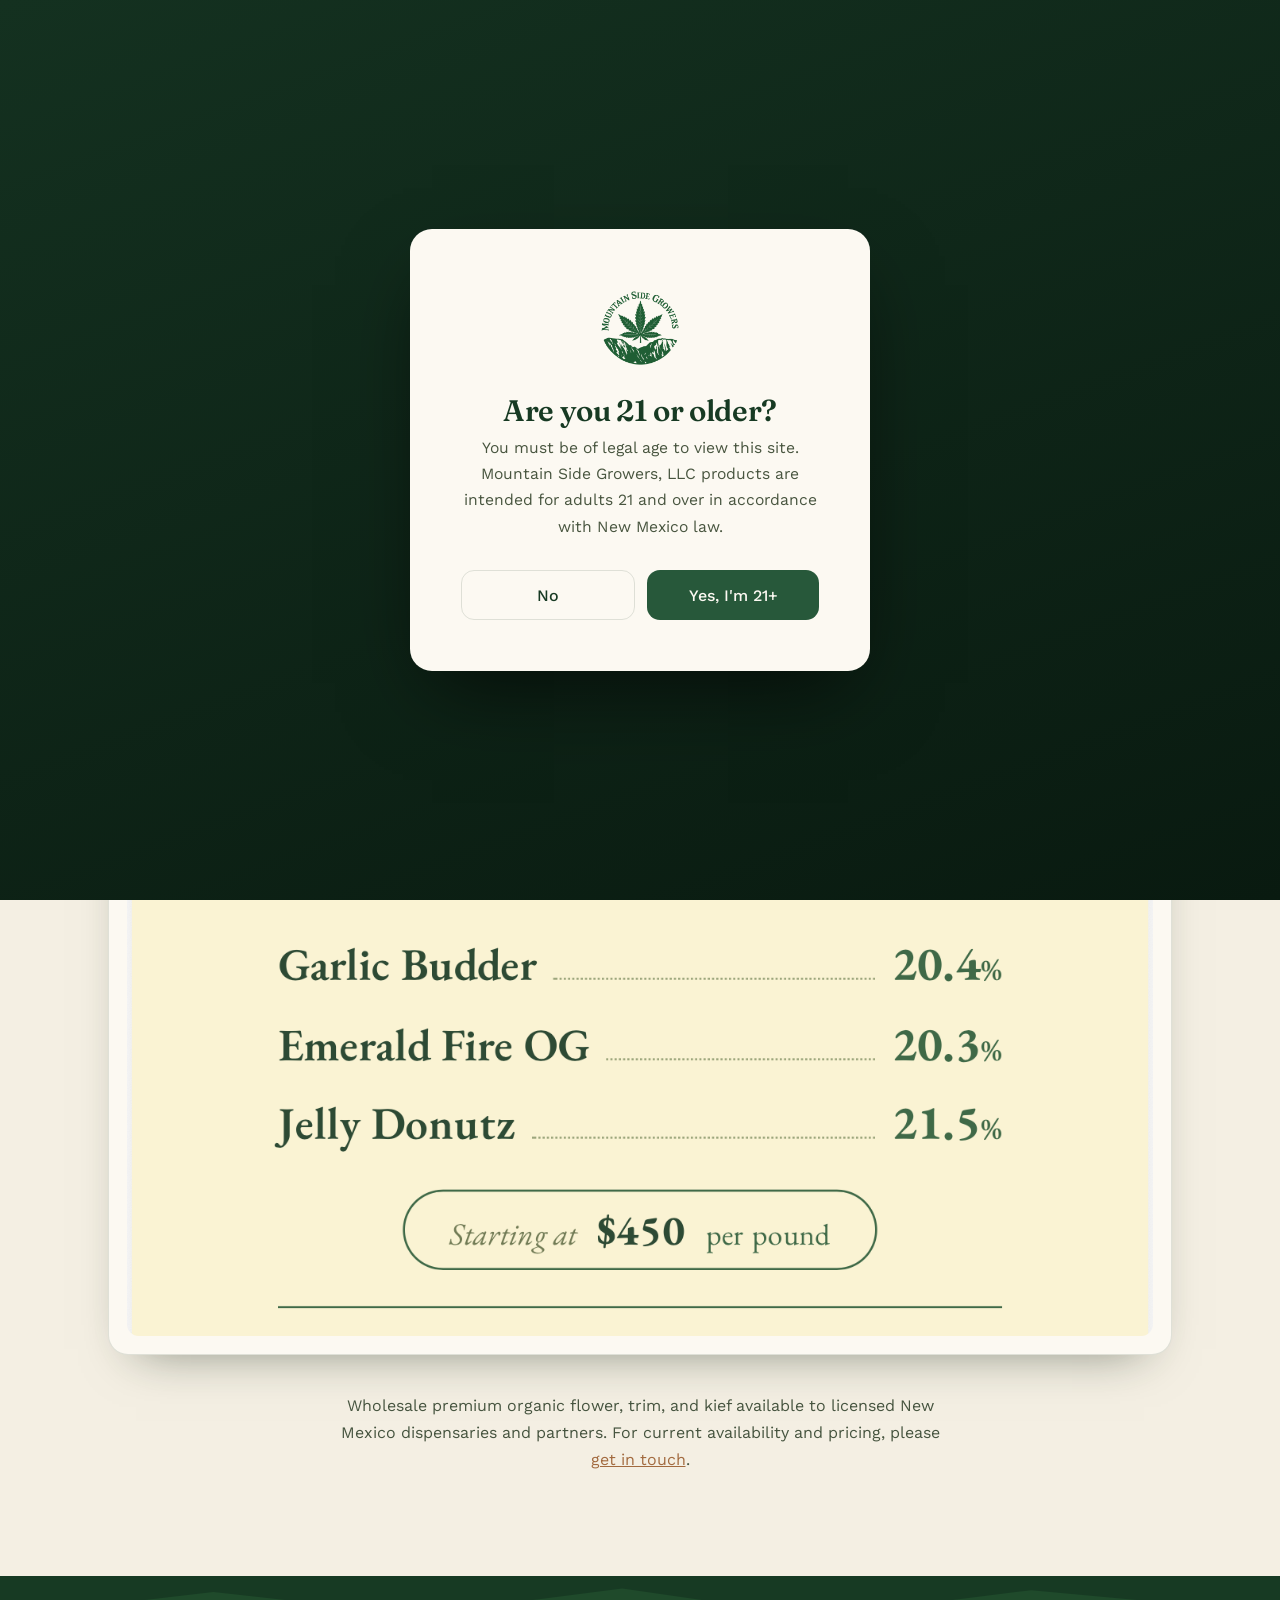
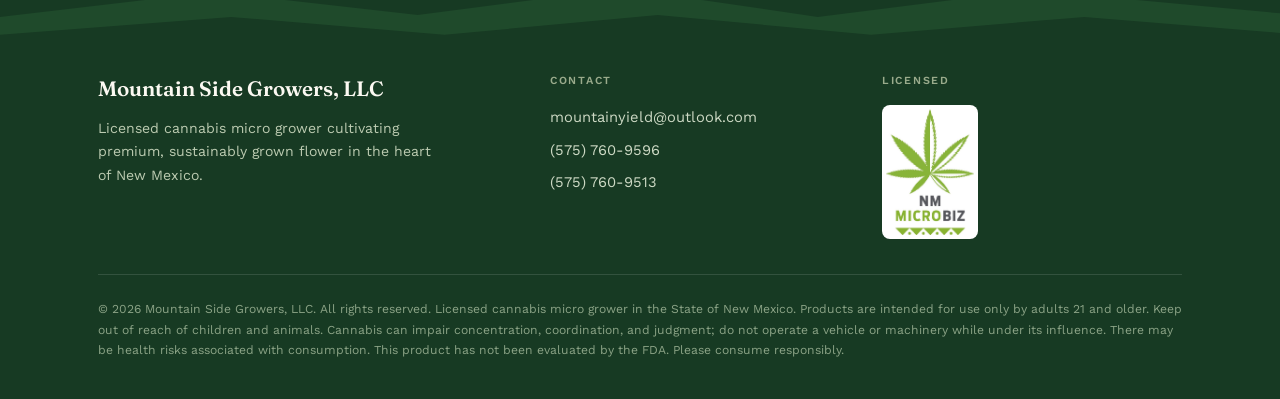
<file: menu.html>
<!DOCTYPE html>
<html lang="en">
<head>
<meta charset="UTF-8" />
<meta name="viewport" content="width=device-width, initial-scale=1" />
<title>Menu — Mountain Side Growers, LLC</title>
<meta name="description" content="Premium organic flower from Mountain Side Growers, LLC — a licensed cannabis micro grower in New Mexico." />
<link rel="preconnect" href="https://fonts.googleapis.com" />
<link rel="preconnect" href="https://fonts.gstatic.com" crossorigin />
<link href="https://fonts.googleapis.com/css2?family=Fraunces:ital,opsz,wght@0,9..144,400;0,9..144,500;0,9..144,600;0,9..144,700;1,9..144,400;1,9..144,500&family=Work+Sans:wght@300;400;500;600&display=swap" rel="stylesheet" />
<link rel="stylesheet" href="styles.css" />
<script>function imgFB(el){var c=el.getAttribute('data-cdn');if(c&&el.src.indexOf('squarespace-cdn')===-1){el.onerror=function(){el.style.display='none';};el.src=c;}else{el.style.display='none';}}</script>
</head>
<body>

<!-- Age gate -->
<div class="agegate" id="agegate" aria-hidden="false">
  <div class="card">
    <img class="ag-logo" src="images/logo.png" data-cdn="https://images.squarespace-cdn.com/content/v1/6850978de212c301c73a83c7/82b01071-64f6-4ff0-a3b4-a1d6aa611721/MountainSide_Logo_QR_SolidGreen.png?format=750w" alt="Mountain Side Growers, LLC" onerror="imgFB(this)" />
    <h2>Are you 21 or older?</h2>
    <p>You must be of legal age to view this site. Mountain Side Growers, LLC products are intended for adults 21 and over in accordance with New Mexico law.</p>
    <div class="ag-actions">
      <button class="ag-no" id="agNo">No</button>
      <button class="ag-yes" id="agYes">Yes, I'm 21+</button>
    </div>
    <div class="ag-deny">
      <div class="seal"><svg width="26" height="26" viewBox="0 0 24 24" fill="none" stroke="currentColor" stroke-width="1.8" stroke-linecap="round"><circle cx="12" cy="12" r="9"/><path d="M6 6l12 12"/></svg></div>
      <h2>Sorry</h2>
      <p>You must be 21 or older to enter this site.</p>
    </div>
  </div>
</div>

<!-- Header -->
<header id="header">
  <div class="wrap nav">
    <a class="brand" href="index.html" aria-label="Mountain Side Growers home">
      <img class="logo-img" src="images/logo.png" data-cdn="https://images.squarespace-cdn.com/content/v1/6850978de212c301c73a83c7/82b01071-64f6-4ff0-a3b4-a1d6aa611721/MountainSide_Logo_QR_SolidGreen.png?format=750w" alt="Mountain Side Growers, LLC" onerror="imgFB(this)" />
      <span class="wordmark"><b>Mountain Side Growers</b><span>New Mexico &middot; Licensed Micro Grower</span></span>
    </a>
    <button class="menu-btn" id="menuBtn" aria-label="Menu" aria-expanded="false"><span></span><span></span><span></span></button>
    <nav class="nav-links" id="navLinks">
      <a href="about.html">About</a>
      <a href="contact.html">Contact</a>
      <a href="menu.html" class="active">Menu</a>
    </nav>
  </div>
</header>

<!-- Page hero -->
<section class="page-hero compact">
  <div class="wrap">
    <p class="eyebrow">Mountain Side Growers, LLC</p>
    <h1>Premium Organic Flower</h1>
  </div>
  <svg class="ridge" viewBox="0 0 1440 120" preserveAspectRatio="none" xmlns="http://www.w3.org/2000/svg" aria-hidden="true">
    <path d="M0,78 L210,40 L360,72 L560,30 L760,66 L980,34 L1180,70 L1440,44 L1440,120 L0,120 Z" fill="#27583a" opacity=".55"/>
    <path d="M0,96 L180,66 L380,92 L600,58 L820,90 L1040,60 L1260,92 L1440,72 L1440,120 L0,120 Z" fill="#1f4a2b" opacity=".8"/>
    <path d="M0,112 L240,92 L470,110 L700,88 L920,110 L1160,90 L1440,108 L1440,120 L0,120 Z" fill="#f4efe3"/>
  </svg>
</section>

<!-- Moving ticker tape -->
<div class="menu-ticker" aria-hidden="true">
  <div class="ticker-track">
    <span class="ticker-item"><svg class="leaf" viewBox="0 0 24 24" fill="none" stroke="currentColor" stroke-width="1.6" stroke-linecap="round" stroke-linejoin="round"><path d="M5 20c0-8 5-14 15-15 0 9-5 15-15 15Z"/><path d="M6.5 18.5C10 14 13.5 10.5 18 8.5"/></svg>Premium Organic Flower</span>
    <span class="ticker-item"><svg class="leaf" viewBox="0 0 24 24" fill="none" stroke="currentColor" stroke-width="1.6" stroke-linecap="round" stroke-linejoin="round"><path d="M5 20c0-8 5-14 15-15 0 9-5 15-15 15Z"/><path d="M6.5 18.5C10 14 13.5 10.5 18 8.5"/></svg>Premium Organic Flower</span>
    <span class="ticker-item"><svg class="leaf" viewBox="0 0 24 24" fill="none" stroke="currentColor" stroke-width="1.6" stroke-linecap="round" stroke-linejoin="round"><path d="M5 20c0-8 5-14 15-15 0 9-5 15-15 15Z"/><path d="M6.5 18.5C10 14 13.5 10.5 18 8.5"/></svg>Premium Organic Flower</span>
    <span class="ticker-item"><svg class="leaf" viewBox="0 0 24 24" fill="none" stroke="currentColor" stroke-width="1.6" stroke-linecap="round" stroke-linejoin="round"><path d="M5 20c0-8 5-14 15-15 0 9-5 15-15 15Z"/><path d="M6.5 18.5C10 14 13.5 10.5 18 8.5"/></svg>Premium Organic Flower</span>
    <span class="ticker-item"><svg class="leaf" viewBox="0 0 24 24" fill="none" stroke="currentColor" stroke-width="1.6" stroke-linecap="round" stroke-linejoin="round"><path d="M5 20c0-8 5-14 15-15 0 9-5 15-15 15Z"/><path d="M6.5 18.5C10 14 13.5 10.5 18 8.5"/></svg>Premium Organic Flower</span>
    <span class="ticker-item"><svg class="leaf" viewBox="0 0 24 24" fill="none" stroke="currentColor" stroke-width="1.6" stroke-linecap="round" stroke-linejoin="round"><path d="M5 20c0-8 5-14 15-15 0 9-5 15-15 15Z"/><path d="M6.5 18.5C10 14 13.5 10.5 18 8.5"/></svg>Premium Organic Flower</span>
    <span class="ticker-item"><svg class="leaf" viewBox="0 0 24 24" fill="none" stroke="currentColor" stroke-width="1.6" stroke-linecap="round" stroke-linejoin="round"><path d="M5 20c0-8 5-14 15-15 0 9-5 15-15 15Z"/><path d="M6.5 18.5C10 14 13.5 10.5 18 8.5"/></svg>Premium Organic Flower</span>
    <span class="ticker-item"><svg class="leaf" viewBox="0 0 24 24" fill="none" stroke="currentColor" stroke-width="1.6" stroke-linecap="round" stroke-linejoin="round"><path d="M5 20c0-8 5-14 15-15 0 9-5 15-15 15Z"/><path d="M6.5 18.5C10 14 13.5 10.5 18 8.5"/></svg>Premium Organic Flower</span>
    <span class="ticker-item"><svg class="leaf" viewBox="0 0 24 24" fill="none" stroke="currentColor" stroke-width="1.6" stroke-linecap="round" stroke-linejoin="round"><path d="M5 20c0-8 5-14 15-15 0 9-5 15-15 15Z"/><path d="M6.5 18.5C10 14 13.5 10.5 18 8.5"/></svg>Premium Organic Flower</span>
    <span class="ticker-item"><svg class="leaf" viewBox="0 0 24 24" fill="none" stroke="currentColor" stroke-width="1.6" stroke-linecap="round" stroke-linejoin="round"><path d="M5 20c0-8 5-14 15-15 0 9-5 15-15 15Z"/><path d="M6.5 18.5C10 14 13.5 10.5 18 8.5"/></svg>Premium Organic Flower</span>
    <span class="ticker-item"><svg class="leaf" viewBox="0 0 24 24" fill="none" stroke="currentColor" stroke-width="1.6" stroke-linecap="round" stroke-linejoin="round"><path d="M5 20c0-8 5-14 15-15 0 9-5 15-15 15Z"/><path d="M6.5 18.5C10 14 13.5 10.5 18 8.5"/></svg>Premium Organic Flower</span>
    <span class="ticker-item"><svg class="leaf" viewBox="0 0 24 24" fill="none" stroke="currentColor" stroke-width="1.6" stroke-linecap="round" stroke-linejoin="round"><path d="M5 20c0-8 5-14 15-15 0 9-5 15-15 15Z"/><path d="M6.5 18.5C10 14 13.5 10.5 18 8.5"/></svg>Premium Organic Flower</span>
    <span class="ticker-item"><svg class="leaf" viewBox="0 0 24 24" fill="none" stroke="currentColor" stroke-width="1.6" stroke-linecap="round" stroke-linejoin="round"><path d="M5 20c0-8 5-14 15-15 0 9-5 15-15 15Z"/><path d="M6.5 18.5C10 14 13.5 10.5 18 8.5"/></svg>Premium Organic Flower</span>
    <span class="ticker-item"><svg class="leaf" viewBox="0 0 24 24" fill="none" stroke="currentColor" stroke-width="1.6" stroke-linecap="round" stroke-linejoin="round"><path d="M5 20c0-8 5-14 15-15 0 9-5 15-15 15Z"/><path d="M6.5 18.5C10 14 13.5 10.5 18 8.5"/></svg>Premium Organic Flower</span>
    <span class="ticker-item"><svg class="leaf" viewBox="0 0 24 24" fill="none" stroke="currentColor" stroke-width="1.6" stroke-linecap="round" stroke-linejoin="round"><path d="M5 20c0-8 5-14 15-15 0 9-5 15-15 15Z"/><path d="M6.5 18.5C10 14 13.5 10.5 18 8.5"/></svg>Premium Organic Flower</span>
    <span class="ticker-item"><svg class="leaf" viewBox="0 0 24 24" fill="none" stroke="currentColor" stroke-width="1.6" stroke-linecap="round" stroke-linejoin="round"><path d="M5 20c0-8 5-14 15-15 0 9-5 15-15 15Z"/><path d="M6.5 18.5C10 14 13.5 10.5 18 8.5"/></svg>Premium Organic Flower</span>
    <span class="ticker-item"><svg class="leaf" viewBox="0 0 24 24" fill="none" stroke="currentColor" stroke-width="1.6" stroke-linecap="round" stroke-linejoin="round"><path d="M5 20c0-8 5-14 15-15 0 9-5 15-15 15Z"/><path d="M6.5 18.5C10 14 13.5 10.5 18 8.5"/></svg>Premium Organic Flower</span>
    <span class="ticker-item"><svg class="leaf" viewBox="0 0 24 24" fill="none" stroke="currentColor" stroke-width="1.6" stroke-linecap="round" stroke-linejoin="round"><path d="M5 20c0-8 5-14 15-15 0 9-5 15-15 15Z"/><path d="M6.5 18.5C10 14 13.5 10.5 18 8.5"/></svg>Premium Organic Flower</span>
    <span class="ticker-item"><svg class="leaf" viewBox="0 0 24 24" fill="none" stroke="currentColor" stroke-width="1.6" stroke-linecap="round" stroke-linejoin="round"><path d="M5 20c0-8 5-14 15-15 0 9-5 15-15 15Z"/><path d="M6.5 18.5C10 14 13.5 10.5 18 8.5"/></svg>Premium Organic Flower</span>
    <span class="ticker-item"><svg class="leaf" viewBox="0 0 24 24" fill="none" stroke="currentColor" stroke-width="1.6" stroke-linecap="round" stroke-linejoin="round"><path d="M5 20c0-8 5-14 15-15 0 9-5 15-15 15Z"/><path d="M6.5 18.5C10 14 13.5 10.5 18 8.5"/></svg>Premium Organic Flower</span>
  </div>
</div>

<!-- Menu display -->
<section class="menu-display">
  <div class="wrap">
    <div class="menu-card reveal">
      <img src="images/menu.png" data-cdn="https://images.squarespace-cdn.com/content/v1/6850978de212c301c73a83c7/636f8318-8c0d-41c9-a512-8ed37c57957f/MountainSide_Menu_Web.png?format=1500w" alt="Mountain Side Growers premium organic flower menu" onerror="imgFB(this)" />
    </div>
    <p class="menu-note reveal">Wholesale premium organic flower, trim, and kief available to licensed New Mexico dispensaries and partners. For current availability and pricing, please <a href="contact.html" style="color:var(--clay-deep);text-decoration:underline;">get in touch</a>.</p>
  </div>
</section>

<!-- Footer -->
<footer>
  <svg class="foot-ridge" viewBox="0 0 1440 90" preserveAspectRatio="none" xmlns="http://www.w3.org/2000/svg" aria-hidden="true">
    <path d="M0,46 L240,18 L470,44 L700,14 L920,46 L1160,16 L1440,42 L1440,90 L0,90 Z" fill="#1f4a2b"/>
    <path d="M0,66 L260,46 L500,66 L740,44 L980,66 L1220,46 L1440,64 L1440,90 L0,90 Z" fill="#173a23"/>
  </svg>
  <div class="wrap foot-inner">
    <div class="foot-top">
      <div class="foot-brand">
        <div class="fb">Mountain Side Growers, LLC</div>
        <div class="fmeta">Licensed cannabis micro grower cultivating premium, sustainably grown flower in the heart of New Mexico.</div>
      </div>
      <div class="foot-col">
        <h4>Contact</h4>
        <a href="mailto:mountainyield@outlook.com">mountainyield@outlook.com</a>
        <a href="tel:5757609596">(575) 760-9596</a>
        <a href="tel:5757609513">(575) 760-9513</a>
      </div>
      <div class="foot-col foot-micro">
        <h4>Licensed</h4>
        <img src="images/nm-micro.jpg" data-cdn="https://images.squarespace-cdn.com/content/v1/6850978de212c301c73a83c7/c2765cc1-1c03-4f0c-a94c-8a256774032b/NM_Micro_Logo2-Final_jpg.jpg?format=750w" alt="New Mexico Cannabis Micro Producer" onerror="imgFB(this)" />
      </div>
    </div>
    <div class="legal">
      &copy; <span id="year"></span> Mountain Side Growers, LLC. All rights reserved. Licensed cannabis micro grower in the State of New Mexico. Products are intended for use only by adults 21 and older. Keep out of reach of children and animals. Cannabis can impair concentration, coordination, and judgment; do not operate a vehicle or machinery while under its influence. There may be health risks associated with consumption. This product has not been evaluated by the FDA. Please consume responsibly.
    </div>
  </div>
</footer>

<script src="script.js"></script>
</body>
</html>
</file>
<file: styles.css>
/* ===========================================================
   Mountain Side Growers, LLC — shared styles
   =========================================================== */
:root{
  --forest:#173a23;
  --pine:#27583a;
  --moss:#5f9263;
  --sage:#9aab8c;
  --clay:#bb7d4f;
  --clay-deep:#a26a3f;
  --soil:#6e5436;
  --ink:#22291f;
  --sand:#f4efe3;
  --kraft:#ece3d2;
  --cream:#fcf9f2;
  --line:rgba(23,58,35,.13);
  --shadow:0 22px 48px -28px rgba(23,40,25,.55);
  --shadow-sm:0 10px 24px -16px rgba(23,40,25,.4);
  --maxw:1180px;
}

*{box-sizing:border-box;}
html{scroll-behavior:smooth;}
body{
  margin:0;font-family:"Work Sans",system-ui,sans-serif;color:var(--ink);
  background:var(--sand);line-height:1.68;font-weight:400;-webkit-font-smoothing:antialiased;
}
h1,h2,h3{font-family:"Fraunces",Georgia,serif;font-weight:600;line-height:1.07;margin:0;color:var(--forest);letter-spacing:-.012em;}
p{margin:0 0 1rem;}
a{color:inherit;text-decoration:none;}
img{max-width:100%;display:block;}

.wrap{max-width:var(--maxw);margin:0 auto;padding:0 clamp(1.25rem,4vw,3rem);}

.eyebrow{display:inline-flex;align-items:center;gap:.7rem;text-transform:uppercase;letter-spacing:.24em;font-size:.7rem;font-weight:600;color:var(--clay-deep);margin:0 0 1.1rem;}
.eyebrow::before{content:"";width:26px;height:1.5px;background:var(--clay);display:inline-block;}
.eyebrow.light{color:var(--sage);}
.eyebrow.light::before{background:var(--sage);}

/* ---------- Header ---------- */
header{position:sticky;top:0;z-index:50;transition:background .35s ease,box-shadow .35s ease;}
header.scrolled{background:rgba(252,249,242,.93);backdrop-filter:blur(12px);box-shadow:0 1px 0 var(--line);}
.nav{display:flex;align-items:center;justify-content:space-between;height:82px;}
.brand{display:flex;align-items:center;gap:.7rem;}
.brand .logo-img{height:52px;width:auto;}
.brand .wordmark{display:flex;flex-direction:column;line-height:1;}
.brand .wordmark b{font-family:"Fraunces",serif;font-weight:600;font-size:1.05rem;color:var(--forest);letter-spacing:.005em;}
.brand .wordmark span{font-weight:500;font-size:.58rem;letter-spacing:.24em;text-transform:uppercase;color:var(--clay-deep);margin-top:4px;}
.nav-links{display:flex;align-items:center;gap:2.1rem;}
.nav-links a{font-size:.95rem;font-weight:500;color:var(--forest);position:relative;padding:.2rem 0;}
.nav-links a::after{content:"";position:absolute;left:0;bottom:-3px;height:1.5px;width:0;background:var(--clay);transition:width .25s ease;}
.nav-links a:hover::after,.nav-links a.active::after{width:100%;}
.menu-btn{display:none;background:none;border:0;cursor:pointer;padding:8px;}
.menu-btn span{display:block;width:24px;height:2px;background:var(--forest);margin:5px 0;transition:.3s;}

/* ---------- Hero (home) ---------- */
.hero{position:relative;min-height:92vh;display:flex;align-items:center;background:var(--forest);overflow:hidden;}
.hero-img{position:absolute;inset:0;width:100%;height:100%;object-fit:cover;opacity:.55;}
.hero::after{content:"";position:absolute;inset:0;background:radial-gradient(120% 90% at 75% 20%,rgba(23,58,35,.12),transparent 55%),linear-gradient(175deg,rgba(13,30,18,.45) 0%,rgba(13,30,18,.4) 40%,rgba(13,30,18,.86) 92%);}
.hero .wrap{position:relative;z-index:2;padding:7rem 0 8.5rem;}
.hero h1{color:var(--cream);font-size:clamp(2.7rem,6.4vw,5rem);max-width:15ch;font-weight:600;}
.hero h1 em{font-style:italic;font-weight:500;color:#dfeacf;}
.hero .tagline{color:#e7eddf;font-size:clamp(1.1rem,2.1vw,1.5rem);max-width:42ch;margin-top:1.3rem;font-weight:300;font-family:"Fraunces",serif;font-style:italic;}
.hero-actions{display:flex;flex-wrap:wrap;gap:.9rem;margin-top:2.2rem;}
.btn{display:inline-flex;align-items:center;gap:.5rem;padding:.9rem 1.7rem;border-radius:999px;font-weight:500;font-size:.96rem;transition:transform .2s ease,background .2s ease,box-shadow .2s ease;cursor:pointer;}
.btn-primary{background:var(--clay);color:#241406;box-shadow:0 12px 28px -14px rgba(187,125,79,.8);}
.btn-primary:hover{background:#c98a5c;transform:translateY(-2px);}
.btn-ghost{border:1.5px solid rgba(255,255,255,.45);color:var(--cream);}
.btn-ghost:hover{background:rgba(255,255,255,.1);transform:translateY(-2px);}
.stamp{display:inline-flex;align-items:center;gap:.6rem;margin-bottom:1.6rem;padding:.5rem 1rem .5rem .6rem;border-radius:999px;background:rgba(154,171,140,.16);border:1px solid rgba(154,171,140,.45);color:#e3ead7;font-size:.72rem;font-weight:600;letter-spacing:.1em;text-transform:uppercase;}
.stamp .pip{width:30px;height:30px;border-radius:50%;display:grid;place-items:center;background:var(--moss);color:var(--forest);font-family:"Fraunces",serif;font-size:.78rem;font-weight:700;letter-spacing:0;}

/* ---------- Page hero (subpages) ---------- */
.page-hero{position:relative;background:var(--forest);overflow:hidden;display:flex;align-items:center;min-height:46vh;}
.page-hero.has-img .ph-img{position:absolute;inset:0;width:100%;height:100%;object-fit:cover;opacity:.5;}
.page-hero::after{content:"";position:absolute;inset:0;background:linear-gradient(175deg,rgba(13,30,18,.55),rgba(13,30,18,.85));}
.page-hero .wrap{position:relative;z-index:2;padding:6rem 0 7rem;text-align:center;width:100%;}
.page-hero .eyebrow{color:var(--sage);justify-content:center;}
.page-hero .eyebrow::before{background:var(--sage);}
.page-hero h1{color:var(--cream);font-size:clamp(2.3rem,5vw,3.6rem);}

/* Ridgeline (signature) */
.ridge{position:absolute;left:0;right:0;bottom:-1px;z-index:2;width:100%;height:auto;display:block;}

/* ---------- Sections ---------- */
section{padding:clamp(4.5rem,8vw,7.5rem) 0;position:relative;}
.section-head{max-width:60ch;margin-bottom:3.2rem;}
.section-head.center{margin-left:auto;margin-right:auto;text-align:center;}
.section-head.center .eyebrow{justify-content:center;}
.section-head h2{font-size:clamp(2.1rem,4.3vw,3rem);}
.section-head .sub{margin-top:1.1rem;font-size:1.1rem;color:#3f4d3c;}

/* Product line */
.products{background:var(--sand);}
.product-grid{display:grid;grid-template-columns:repeat(3,1fr);gap:1.6rem;}
.product-card{position:relative;background:var(--cream);border:1px solid var(--line);border-radius:18px;padding:2.6rem 2rem;transition:transform .28s ease,box-shadow .28s ease,border-color .28s ease;overflow:hidden;text-align:center;}
.product-card::before{content:"";position:absolute;top:0;left:0;right:0;height:3px;background:var(--clay);transform:scaleX(0);transform-origin:center;transition:transform .35s ease;}
.product-card:hover{transform:translateY(-7px);box-shadow:var(--shadow);border-color:transparent;}
.product-card:hover::before{transform:scaleX(1);}
.product-card .picon{width:46px;height:46px;color:var(--pine);margin:0 auto 1.2rem;}
.product-card h3{font-size:1.55rem;margin:0 0 .8rem;}
.product-card .tag{display:inline-block;font-size:.66rem;font-weight:600;text-transform:uppercase;letter-spacing:.16em;color:var(--clay-deep);padding:.3rem .8rem;border:1px solid var(--line);border-radius:999px;}

/* Sustainability */
.sustainability{background:var(--forest);color:#e8efe0;overflow:hidden;}
.sustainability h2{color:var(--cream);}
.sustainability .section-head .sub{color:#bccbb1;}
.contour{position:absolute;inset:0;width:100%;height:100%;opacity:.5;pointer-events:none;color:var(--moss);}
.sustainability .wrap{position:relative;z-index:2;}
.feature-grid{display:grid;grid-template-columns:repeat(3,1fr);gap:1.9rem;}
.feature{background:rgba(255,255,255,.045);border:1px solid rgba(255,255,255,.12);border-radius:18px;overflow:hidden;transition:transform .28s ease,background .28s ease;}
.feature:hover{transform:translateY(-6px);background:rgba(255,255,255,.07);}
.feature .ph{aspect-ratio:4/3;background:linear-gradient(150deg,#2b5836,#173a23);position:relative;}
.feature .ph::after{content:"";position:absolute;inset:10px;border:1px solid rgba(255,255,255,.16);border-radius:8px;pointer-events:none;}
.feature .ph img{width:100%;height:100%;object-fit:cover;}
.feature .fbody{padding:1.7rem 1.6rem 2rem;}
.feature h3{color:var(--cream);font-size:1.3rem;margin-bottom:.7rem;}
.feature p{color:#c6d3bc;font-size:.94rem;margin:0;}

/* About */
.about{background:var(--kraft);}
.about-grid{display:grid;grid-template-columns:1.05fr .95fr;gap:clamp(2.2rem,5vw,4.5rem);align-items:center;}
.about-copy h2{font-size:clamp(2.1rem,4vw,2.8rem);margin-bottom:1.4rem;}
.about-copy p{font-size:1.07rem;color:#36422f;}
.about-copy p.lead::first-letter{font-family:"Fraunces",serif;font-size:3.6rem;line-height:.8;font-weight:600;float:left;margin:.35rem .6rem 0 0;color:var(--clay-deep);}
.about-figure{position:relative;}
.about-figure .frame{position:absolute;inset:0;transform:translate(18px,18px);border:1.5px solid var(--moss);border-radius:18px;z-index:0;}
.about-img{position:relative;z-index:1;border-radius:18px;overflow:hidden;box-shadow:var(--shadow);aspect-ratio:4/5;background:linear-gradient(150deg,#39683f,#1f4a2b);}
.about-img img{width:100%;height:100%;object-fit:cover;}

/* Contact */
.contact{background:var(--sand);}
.contact-grid{display:grid;grid-template-columns:.95fr 1.05fr;gap:clamp(2.2rem,5vw,4.5rem);}
.contact-info .detail{margin-bottom:1.7rem;display:flex;gap:.9rem;align-items:flex-start;}
.contact-info .ci{width:38px;height:38px;flex:none;border-radius:10px;display:grid;place-items:center;background:var(--cream);border:1px solid var(--line);color:var(--pine);}
.contact-info .label{font-size:.68rem;text-transform:uppercase;letter-spacing:.18em;color:var(--clay-deep);font-weight:600;margin-bottom:.25rem;}
.contact-info .value{font-size:1.12rem;font-weight:500;color:var(--forest);}
.contact-info .value a:hover{color:var(--clay-deep);}
.micro-note{margin-top:.5rem;padding:1.3rem 1.5rem;background:var(--forest);color:#d6e1cc;border-radius:14px;font-size:.92rem;}
.micro-note .pip{display:inline-block;font-family:"Fraunces",serif;color:var(--moss);font-weight:700;margin-right:.3rem;}
form{background:var(--cream);border:1px solid var(--line);border-radius:20px;padding:clamp(1.6rem,3vw,2.4rem);box-shadow:var(--shadow-sm);}
form .field{margin-bottom:1.15rem;}
form label{display:block;font-size:.78rem;font-weight:600;margin-bottom:.45rem;color:var(--forest);text-transform:uppercase;letter-spacing:.08em;}
form input,form textarea{width:100%;padding:.85rem 1rem;border:1px solid var(--line);border-radius:11px;font-family:inherit;font-size:.98rem;background:var(--sand);color:var(--ink);transition:border-color .2s ease,box-shadow .2s ease;}
form input:focus,form textarea:focus{outline:none;border-color:var(--moss);box-shadow:0 0 0 3px rgba(95,146,99,.2);}
form textarea{resize:vertical;min-height:130px;}
.submit{background:var(--pine);color:var(--cream);border:0;cursor:pointer;padding:.95rem 2.2rem;border-radius:999px;font-size:.98rem;font-weight:500;font-family:inherit;transition:background .2s ease,transform .2s ease;}
.submit:hover{background:var(--forest);transform:translateY(-2px);}
.hp{position:absolute;left:-9999px;}

/* Menu page */
/* Compact heading band (shorter top-to-bottom so focus falls on the menu) */
.page-hero.compact{min-height:0;}
.page-hero.compact .wrap{padding:3.4rem 0 4.8rem;}

/* Moving ticker tape */
.menu-ticker{background:var(--moss);overflow:hidden;padding:.9rem 0;position:relative;box-shadow:0 10px 22px -14px rgba(23,40,25,.5);}
.menu-ticker::before,.menu-ticker::after{content:"";position:absolute;top:0;bottom:0;width:80px;z-index:2;pointer-events:none;}
.menu-ticker::before{left:0;background:linear-gradient(90deg,var(--moss),rgba(95,146,99,0));}
.menu-ticker::after{right:0;background:linear-gradient(270deg,var(--moss),rgba(95,146,99,0));}
.ticker-track{display:inline-flex;align-items:center;white-space:nowrap;animation:ticker-scroll 32s linear infinite;will-change:transform;}
.menu-ticker:hover .ticker-track{animation-play-state:paused;}
.ticker-item{display:inline-flex;align-items:center;gap:1.15rem;padding:0 1.15rem;font-family:"Fraunces",serif;font-style:italic;font-weight:500;font-size:1.4rem;color:var(--cream);letter-spacing:.01em;}
.ticker-item .leaf{width:24px;height:24px;color:var(--clay);flex:none;}
@keyframes ticker-scroll{from{transform:translateX(0);}to{transform:translateX(-50%);}}

.menu-display{background:var(--sand);text-align:center;padding-top:clamp(3rem,5vw,4.5rem);}
.menu-card{max-width:1064px;margin:0 auto;background:var(--cream);border:1px solid var(--line);border-radius:20px;padding:1.1rem;box-shadow:var(--shadow);}
.menu-card img{width:100%;border-radius:12px;}
.menu-note{max-width:60ch;margin:2.4rem auto 0;color:#46543f;}

/* ---------- Footer ---------- */
footer{background:var(--forest);color:#bccbb1;position:relative;overflow:hidden;}
.foot-ridge{display:block;width:100%;height:auto;}
.foot-inner{position:relative;z-index:2;padding-bottom:2.4rem;}
.foot-top{display:grid;grid-template-columns:1.4fr 1fr 1fr;gap:2rem;align-items:start;padding-top:1rem;}
.foot-brand .fb{font-family:"Fraunces",serif;color:var(--cream);font-size:1.3rem;font-weight:600;}
.foot-brand .fmeta{font-size:.88rem;max-width:38ch;margin-top:.6rem;}
.foot-col h4{font-family:"Work Sans",sans-serif;text-transform:uppercase;letter-spacing:.16em;font-size:.68rem;color:var(--sage);font-weight:600;margin:0 0 .9rem;}
.foot-col a,.foot-col p{display:block;color:#cdd9c4;font-size:.92rem;margin:0 0 .5rem;}
.foot-col a:hover{color:var(--cream);}
.foot-micro img{width:96px;height:auto;border-radius:8px;background:#fff;padding:4px;}
.legal{font-size:.76rem;color:#8ba386;margin-top:2.2rem;border-top:1px solid rgba(255,255,255,.12);padding-top:1.5rem;line-height:1.7;}

/* ---------- Age gate ---------- */
.agegate{position:fixed;inset:0;z-index:100;display:flex;align-items:center;justify-content:center;background:linear-gradient(160deg,#143120,#091a10);padding:1.5rem;}
.agegate.hidden{display:none;}
.agegate .card{background:var(--cream);max-width:460px;width:100%;border-radius:22px;padding:clamp(2rem,5vw,3.2rem);text-align:center;box-shadow:0 34px 80px -22px rgba(0,0,0,.65);}
.agegate .ag-logo{height:96px;width:auto;margin:0 auto 1.2rem;}
.agegate h2{font-size:1.85rem;margin:0 0 .5rem;}
.agegate p{color:#48553f;font-size:.98rem;}
.agegate .ag-actions{display:flex;gap:.8rem;margin-top:1.9rem;}
.agegate .ag-actions button{flex:1;padding:.9rem;border-radius:13px;font-family:inherit;font-size:1rem;font-weight:500;cursor:pointer;border:0;transition:background .2s ease;}
.ag-yes{background:var(--pine);color:var(--cream);}
.ag-yes:hover{background:var(--forest);}
.ag-no{background:transparent;border:1.5px solid var(--line)!important;color:var(--forest);}
.ag-no:hover{background:var(--sand);}
.ag-deny{display:none;}
.agegate.denied .card>*:not(.ag-deny){display:none;}
.agegate.denied .ag-deny{display:block;}
.agegate .ag-deny .seal{width:56px;height:56px;margin:0 auto;border-radius:50%;display:grid;place-items:center;background:#7a2e2e;color:#f0c9c9;}

/* Reveal */
.reveal{opacity:0;transform:translateY(26px);transition:opacity .7s ease,transform .7s ease;}
.reveal.in{opacity:1;transform:none;}
.reveal.d1{transition-delay:.08s;}
.reveal.d2{transition-delay:.16s;}

/* ---------- Responsive ---------- */
@media (max-width:880px){
  .menu-btn{display:block;}
  .nav-links{position:absolute;top:82px;left:0;right:0;flex-direction:column;gap:0;background:var(--cream);box-shadow:var(--shadow);max-height:0;overflow:hidden;transition:max-height .3s ease;}
  .nav-links.open{max-height:340px;}
  .nav-links a{width:100%;padding:1rem 2rem;border-bottom:1px solid var(--line);}
  .nav-links a::after{display:none;}
  .product-grid,.feature-grid{grid-template-columns:1fr;}
  .about-grid,.contact-grid{grid-template-columns:1fr;}
  .about-figure{order:-1;}
  .about-img{aspect-ratio:4/3;}
  .about-figure .frame{transform:translate(12px,12px);}
  .foot-top{grid-template-columns:1fr;gap:1.6rem;}
}
@media (prefers-reduced-motion:reduce){
  *{scroll-behavior:auto!important;}
  .reveal{opacity:1;transform:none;transition:none;}
  .ticker-track{animation:none;}
}
</file>
